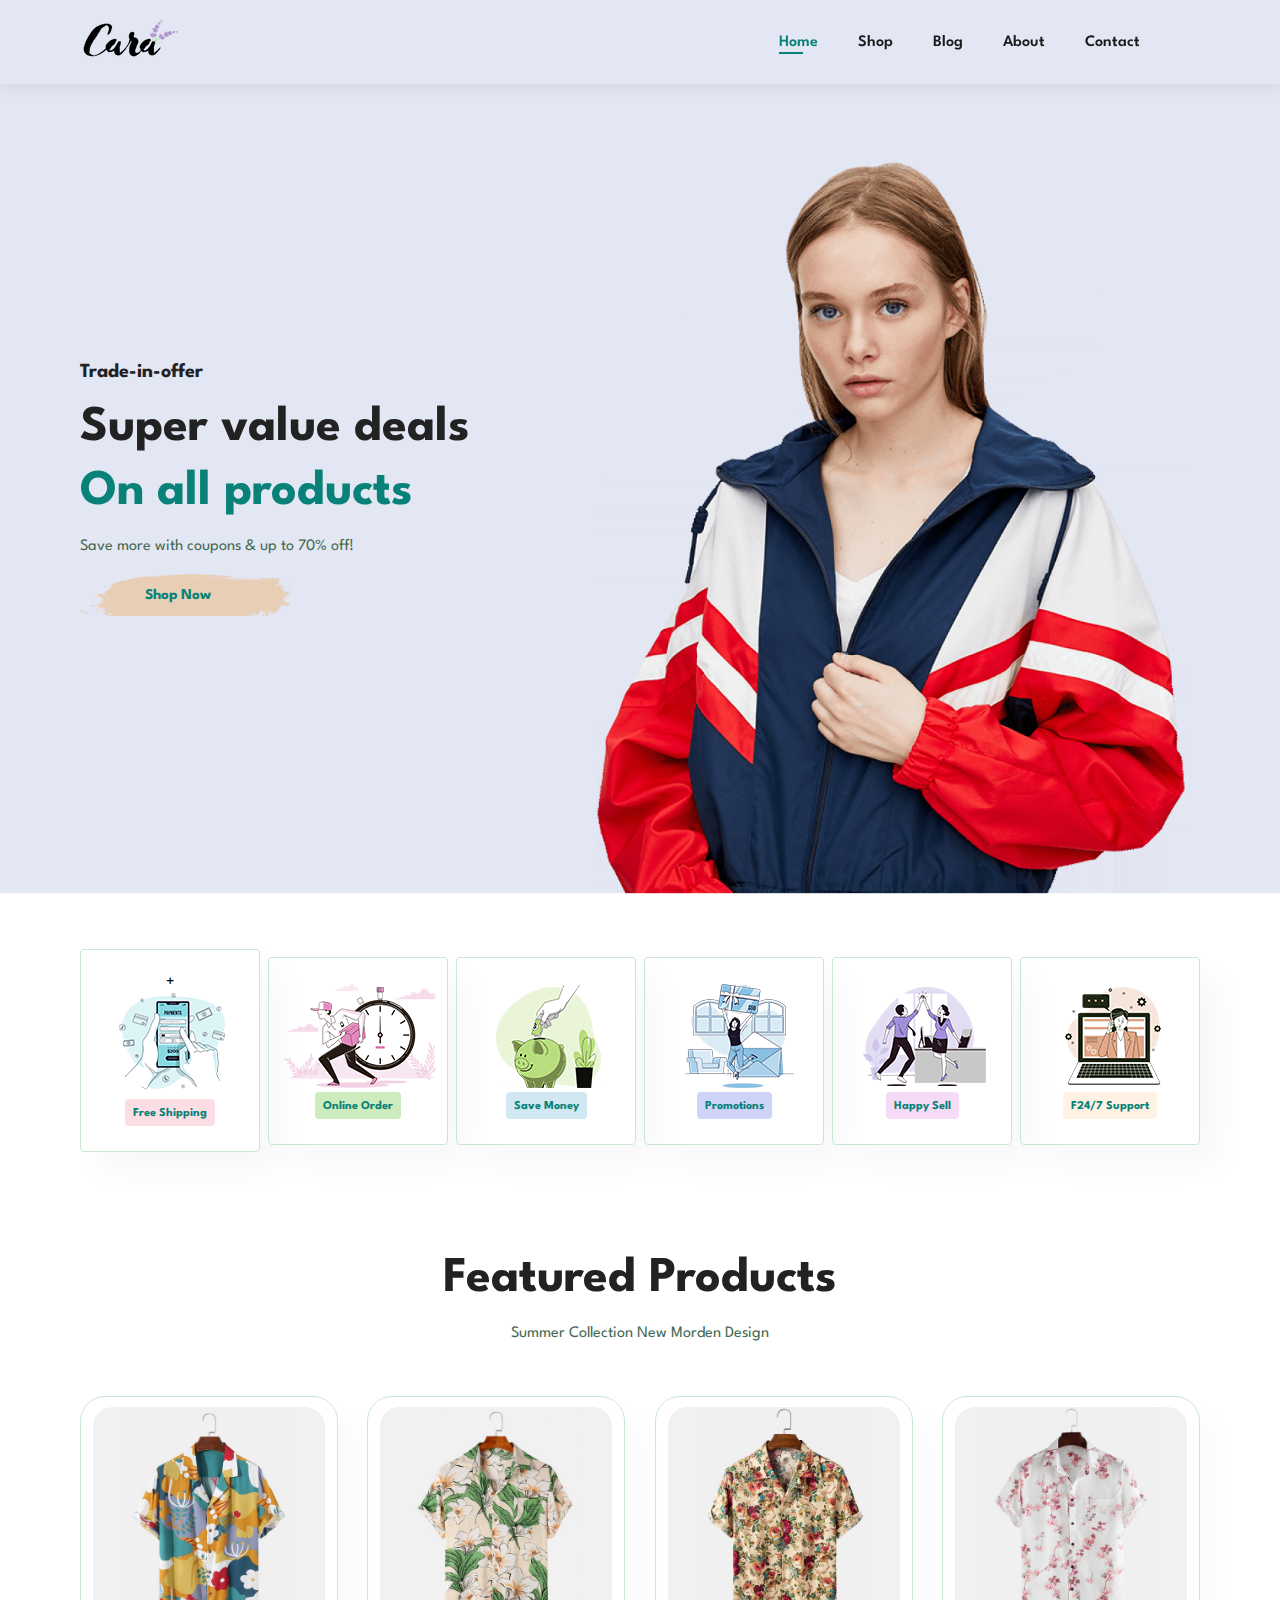
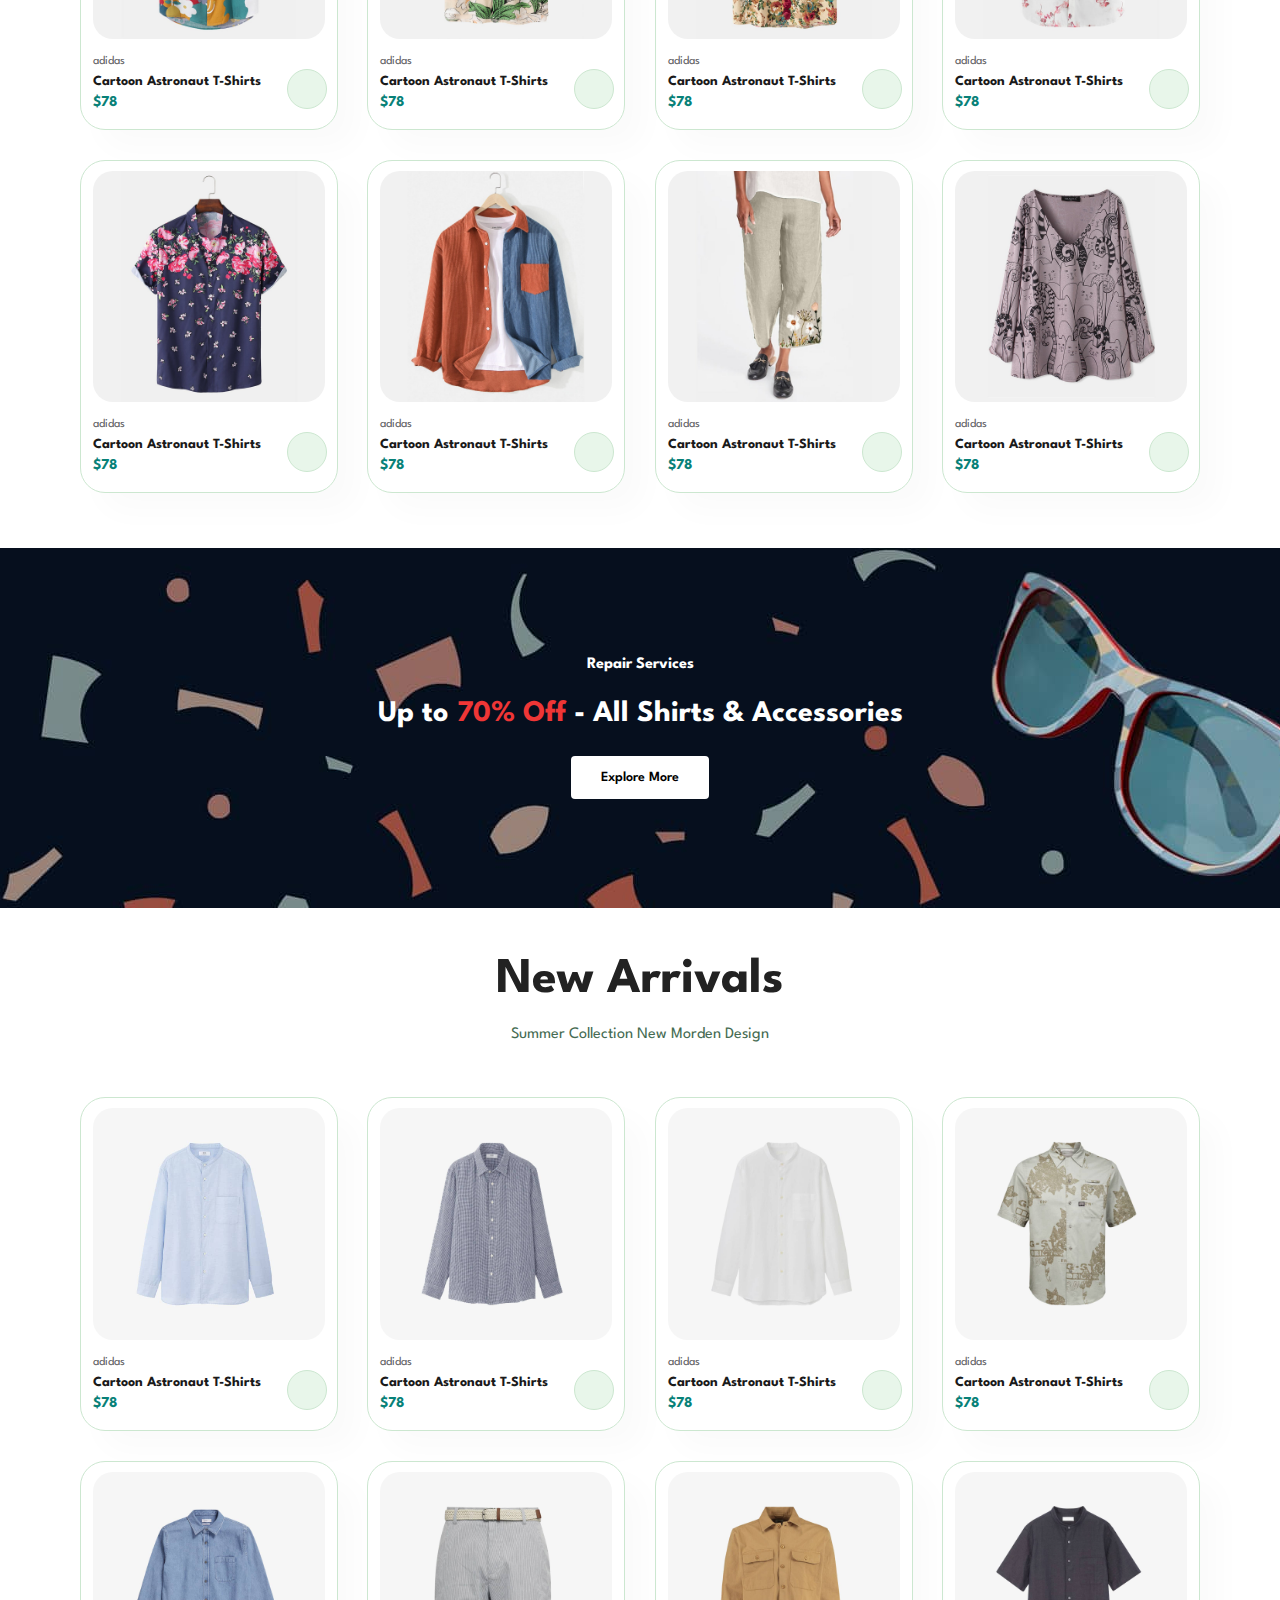
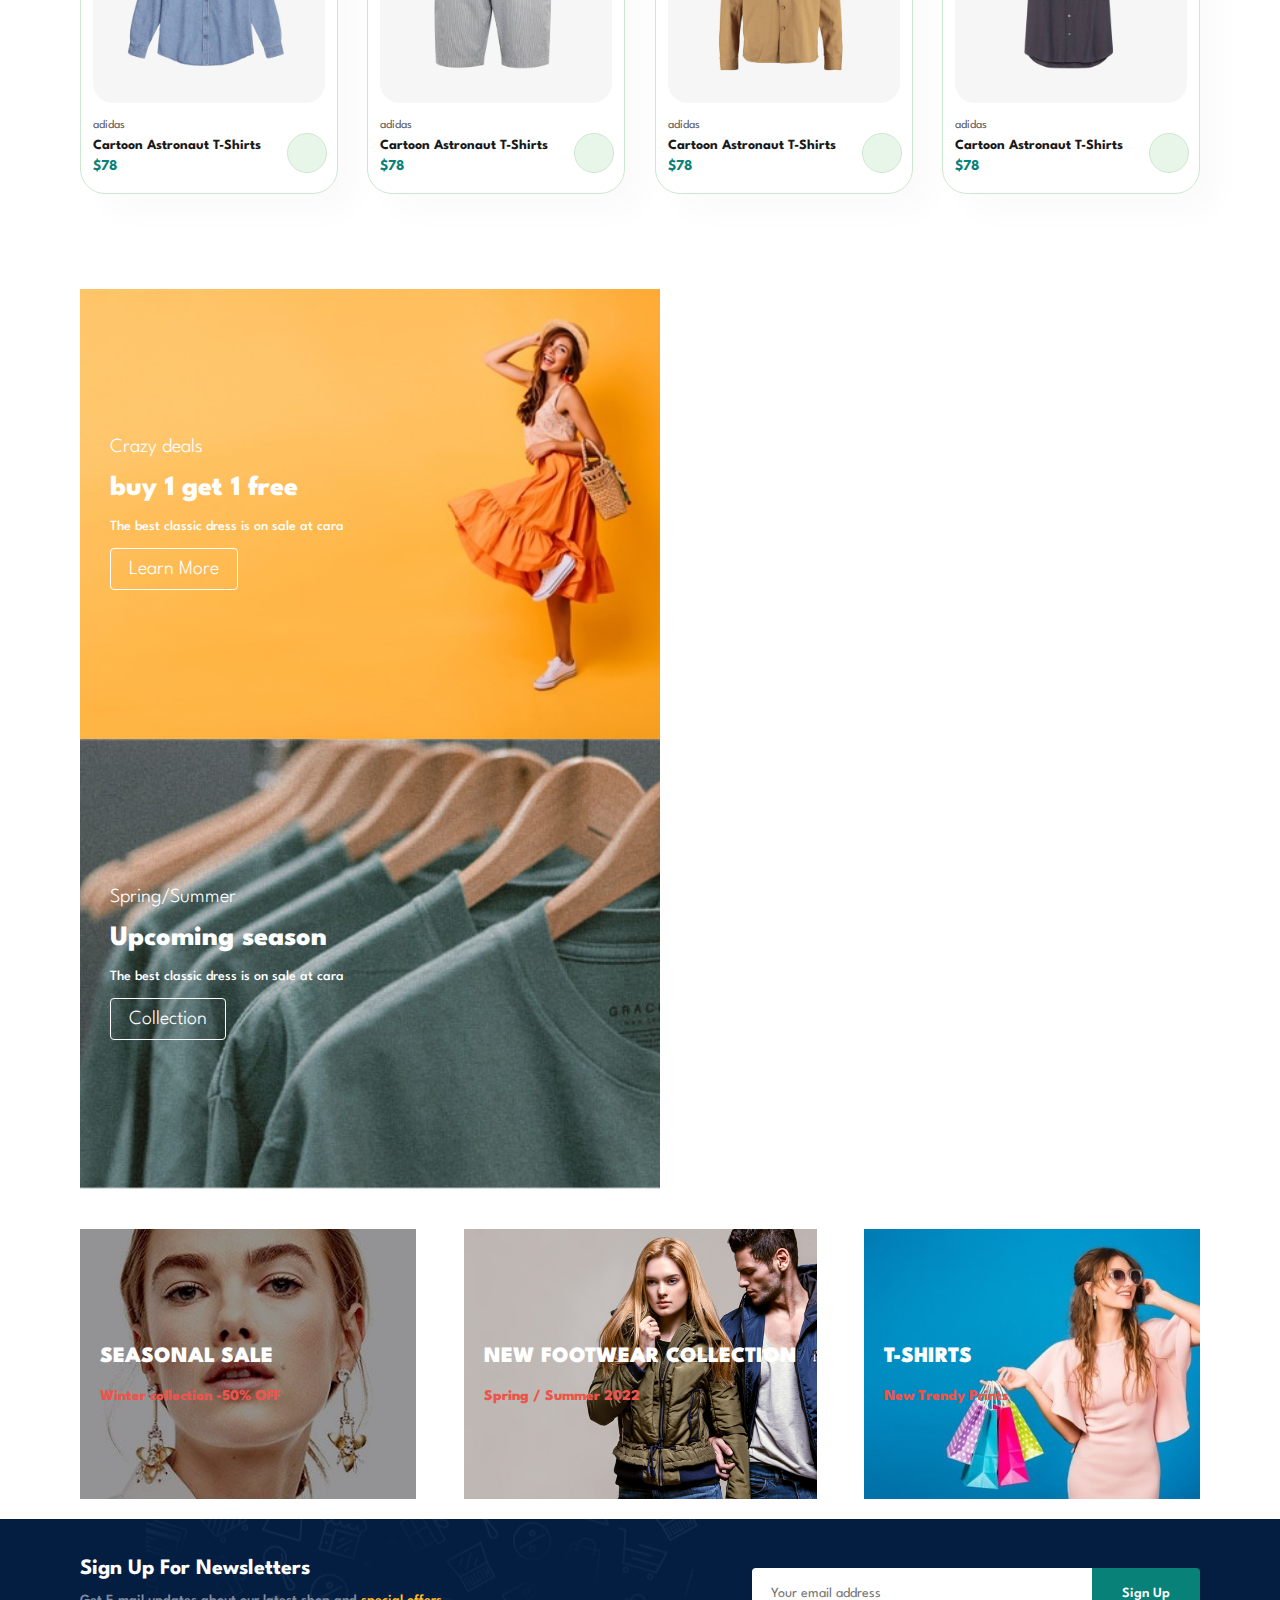
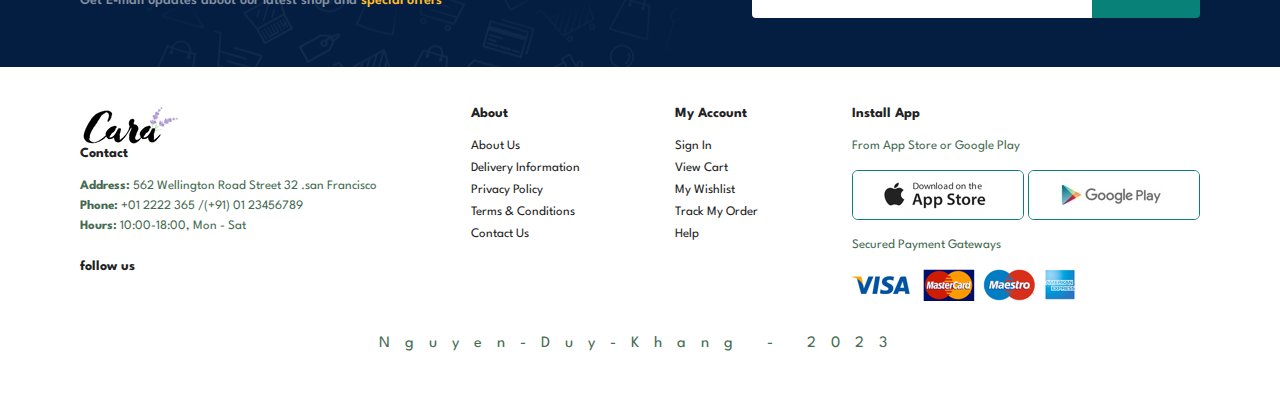
<file: index.html>
<!DOCTYPE html>
<html lang="en">
<head>
    <meta charset="UTF-8">
    <meta http-equiv="X-UA-Compatible" content="IE=edge">
    <meta name="viewport" content="width=device-width, initial-scale=1.0">
    <title>Document</title>
    <link rel="stylesheet" href="style.css">
    <link rel="stylesheet" href="https://cdnjs.cloudflare.com/ajax/libs/font-awesome/6.4.0/css/all.min.css" integrity="sha512-iecdLmaskl7CVkqkXNQ/ZH/XLlvWZOJyj7Yy7tcenmpD1ypASozpmT/E0iPtmFIB46ZmdtAc9eNBvH0H/ZpiBw==" crossorigin="anonymous" referrerpolicy="no-referrer" />
</head>
<body>
    <!-- header Menu -->
    <section id="header">
        <a href="#"><img src="img/logo.png" class="logo" alt=""></a>

        <div>
            <ul id="navbar">
                <li><a class="active" href="index.html">Home</a></li>
                <li><a href="shop.html">Shop</a></li>
                <li><a href="blog.html">Blog</a></li>
                <li><a href="about.html">About</a></li>
                <li><a href="contact.html">Contact</a></li>
                <li id="lg-bag"><a href="cart.html"><i class="fa-solid fa-bag-shopping"></i></a></li>
                <a href="#" id="close"><i class="fa-solid fa-xmark"></i></a>
            </ul>
        </div>
        <div id="mobile">
            <a href="cart.html"><i class="fa-solid fa-bag-shopping"></i></a>
            <i class="fa-solid fa-bars" id="bar"></i>
        </div>
    </section>
    <!-- Header Banner -->
    <section id="hero">
        <h4>Trade-in-offer</h4>
        <h2>Super value deals</h2>
        <h1>On all products</h1>
        <p>Save more with coupons & up to 70% off!</p>
        <button>Shop Now</button>
    </section>

    <!--  -->
    <section id="feature" class="section-p1">
        <div class="fe-box">+
            <img src="img/features/f1.png" alt="">
            <h6>Free Shipping</h6>
        </div>

        <div class="fe-box">
            <img src="img/features/f2.png" alt="">
            <h6>Online Order</h6>
        </div>

        <div class="fe-box">
            <img src="img/features/f3.png" alt="">
            <h6>Save Money</h6>
        </div>

        <div class="fe-box">
            <img src="img/features/f4.png" alt="">
            <h6>Promotions</h6>
        </div>

        <div class="fe-box">
            <img src="img/features/f5.png" alt="">
            <h6>Happy Sell</h6>
        </div>

        <div class="fe-box">
            <img src="img/features/f6.png" alt="">
            <h6>F24/7 Support</h6>  
        </div>

    </section>

    <!--  -->

    <section id="product1" class="section-p1" >
        <h2>Featured Products</h2>
        <p>Summer Collection New Morden Design</p>
        <div class="pro-container">
            <div class="pro">
                <img src="img/products/f1.jpg" alt="">
                <div class="des">
                    <span>adidas</span>
                    <h5>Cartoon Astronaut T-Shirts</h5>
                    <div class="star">
                        <i class="fas fa-star"></i>
                        <i class="fas fa-star"></i>
                        <i class="fas fa-star"></i>
                        <i class="fas fa-star"></i>
                        <i class="fas fa-star"></i>
                    </div>
                    <h4>$78</h4>
                </div>
                <a href="#"><i class="fa-solid fa-cart-shopping cart"></i></a>
            </div>

            <div class="pro">
                <img src="img/products/f2.jpg" alt="">
                <div class="des">
                    <span>adidas</span>
                    <h5>Cartoon Astronaut T-Shirts</h5>
                    <div class="star">
                        <i class="fas fa-star"></i>
                        <i class="fas fa-star"></i>
                        <i class="fas fa-star"></i>
                        <i class="fas fa-star"></i>
                        <i class="fas fa-star"></i>
                    </div>
                    <h4>$78</h4>
                </div>
                <a href="#"><i class="fa-solid fa-cart-shopping cart"></i></a>
            </div>

            <div class="pro">
                <img src="img/products/f3.jpg" alt="">
                <div class="des">
                    <span>adidas</span>
                    <h5>Cartoon Astronaut T-Shirts</h5>
                    <div class="star">
                        <i class="fas fa-star"></i>
                        <i class="fas fa-star"></i>
                        <i class="fas fa-star"></i>
                        <i class="fas fa-star"></i>
                        <i class="fas fa-star"></i>
                    </div>
                    <h4>$78</h4>
                </div>
                <a href="#"><i class="fa-solid fa-cart-shopping cart"></i></a>
            </div>

            <div class="pro">
                <img src="img/products/f4.jpg" alt="">
                <div class="des">
                    <span>adidas</span>
                    <h5>Cartoon Astronaut T-Shirts</h5>
                    <div class="star">
                        <i class="fas fa-star"></i>
                        <i class="fas fa-star"></i>
                        <i class="fas fa-star"></i>
                        <i class="fas fa-star"></i>
                        <i class="fas fa-star"></i>
                    </div>
                    <h4>$78</h4>
                </div>
                <a href="#"><i class="fa-solid fa-cart-shopping cart"></i></a>
            </div>

            <div class="pro">
                <img src="img/products/f5.jpg" alt="">
                <div class="des">
                    <span>adidas</span>
                    <h5>Cartoon Astronaut T-Shirts</h5>
                    <div class="star">
                        <i class="fas fa-star"></i>
                        <i class="fas fa-star"></i>
                        <i class="fas fa-star"></i>
                        <i class="fas fa-star"></i>
                        <i class="fas fa-star"></i>
                    </div>
                    <h4>$78</h4>
                </div>
                <a href="#"><i class="fa-solid fa-cart-shopping cart"></i></a>
            </div>

            <div class="pro">
                <img src="img/products/f6.jpg" alt="">
                <div class="des">
                    <span>adidas</span>
                    <h5>Cartoon Astronaut T-Shirts</h5>
                    <div class="star">
                        <i class="fas fa-star"></i>
                        <i class="fas fa-star"></i>
                        <i class="fas fa-star"></i>
                        <i class="fas fa-star"></i>
                        <i class="fas fa-star"></i>
                    </div>
                    <h4>$78</h4>
                </div>
                <a href="#"><i class="fa-solid fa-cart-shopping cart"></i></a>
            </div>

            <div class="pro">
                <img src="img/products/f7.jpg" alt="">
                <div class="des">
                    <span>adidas</span>
                    <h5>Cartoon Astronaut T-Shirts</h5>
                    <div class="star">
                        <i class="fas fa-star"></i>
                        <i class="fas fa-star"></i>
                        <i class="fas fa-star"></i>
                        <i class="fas fa-star"></i>
                        <i class="fas fa-star"></i>
                    </div>
                    <h4>$78</h4>
                </div>
                <a href="#"><i class="fa-solid fa-cart-shopping cart"></i></a>
            </div>

            <div class="pro">
                <img src="img/products/f8.jpg" alt="">
                <div class="des">
                    <span>adidas</span>
                    <h5>Cartoon Astronaut T-Shirts</h5>
                    <div class="star">
                        <i class="fas fa-star"></i>
                        <i class="fas fa-star"></i>
                        <i class="fas fa-star"></i>
                        <i class="fas fa-star"></i>
                        <i class="fas fa-star"></i>
                    </div>
                    <h4>$78</h4>
                </div>
                <a href="#"><i class="fa-solid fa-cart-shopping cart"></i></a>
            </div>
        </div>
    </section>

    <!--  -->
    <section id="banner" class=".section-m1">
        <h4>Repair Services</h4>
        <h2>Up to <span>70% Off</span> - All Shirts & Accessories</h2>
        <button class="normal">Explore More</button>
    </section>
    <!--  -->

    <section id="product1" class="section-p1" >
        <h2>New Arrivals</h2>
        <p>Summer Collection New Morden Design</p>
        <div class="pro-container">
            <div class="pro">
                <img src="img/products/n1.jpg" alt="">
                <div class="des">
                    <span>adidas</span>
                    <h5>Cartoon Astronaut T-Shirts</h5>
                    <div class="star">
                        <i class="fas fa-star"></i>
                        <i class="fas fa-star"></i>
                        <i class="fas fa-star"></i>
                        <i class="fas fa-star"></i>
                        <i class="fas fa-star"></i>
                    </div>
                    <h4>$78</h4>
                </div>
                <a href="#"><i class="fa-solid fa-cart-shopping cart"></i></a>
            </div>

            <div class="pro">
                <img src="img/products/n2.jpg" alt="">
                <div class="des">
                    <span>adidas</span>
                    <h5>Cartoon Astronaut T-Shirts</h5>
                    <div class="star">
                        <i class="fas fa-star"></i>
                        <i class="fas fa-star"></i>
                        <i class="fas fa-star"></i>
                        <i class="fas fa-star"></i>
                        <i class="fas fa-star"></i>
                    </div>
                    <h4>$78</h4>
                </div>
                <a href="#"><i class="fa-solid fa-cart-shopping cart"></i></a>
            </div>

            <div class="pro">
                <img src="img/products/n3.jpg" alt="">
                <div class="des">
                    <span>adidas</span>
                    <h5>Cartoon Astronaut T-Shirts</h5>
                    <div class="star">
                        <i class="fas fa-star"></i>
                        <i class="fas fa-star"></i>
                        <i class="fas fa-star"></i>
                        <i class="fas fa-star"></i>
                        <i class="fas fa-star"></i>
                    </div>
                    <h4>$78</h4>
                </div>
                <a href="#"><i class="fa-solid fa-cart-shopping cart"></i></a>
            </div>

            <div class="pro">
                <img src="img/products/n4.jpg" alt="">
                <div class="des">
                    <span>adidas</span>
                    <h5>Cartoon Astronaut T-Shirts</h5>
                    <div class="star">
                        <i class="fas fa-star"></i>
                        <i class="fas fa-star"></i>
                        <i class="fas fa-star"></i>
                        <i class="fas fa-star"></i>
                        <i class="fas fa-star"></i>
                    </div>
                    <h4>$78</h4>
                </div>
                <a href="#"><i class="fa-solid fa-cart-shopping cart"></i></a>
            </div>

            <div class="pro">
                <img src="img/products/n5.jpg" alt="">
                <div class="des">
                    <span>adidas</span>
                    <h5>Cartoon Astronaut T-Shirts</h5>
                    <div class="star">
                        <i class="fas fa-star"></i>
                        <i class="fas fa-star"></i>
                        <i class="fas fa-star"></i>
                        <i class="fas fa-star"></i>
                        <i class="fas fa-star"></i>
                    </div>
                    <h4>$78</h4>
                </div>
                <a href="#"><i class="fa-solid fa-cart-shopping cart"></i></a>
            </div>

            <div class="pro">
                <img src="img/products/n6.jpg" alt="">
                <div class="des">
                    <span>adidas</span>
                    <h5>Cartoon Astronaut T-Shirts</h5>
                    <div class="star">
                        <i class="fas fa-star"></i>
                        <i class="fas fa-star"></i>
                        <i class="fas fa-star"></i>
                        <i class="fas fa-star"></i>
                        <i class="fas fa-star"></i>
                    </div>
                    <h4>$78</h4>
                </div>
                <a href="#"><i class="fa-solid fa-cart-shopping cart"></i></a>
            </div>

            <div class="pro">
                <img src="img/products/n7.jpg" alt="">
                <div class="des">
                    <span>adidas</span>
                    <h5>Cartoon Astronaut T-Shirts</h5>
                    <div class="star">
                        <i class="fas fa-star"></i>
                        <i class="fas fa-star"></i>
                        <i class="fas fa-star"></i>
                        <i class="fas fa-star"></i>
                        <i class="fas fa-star"></i>
                    </div>
                    <h4>$78</h4>
                </div>
                <a href="#"><i class="fa-solid fa-cart-shopping cart"></i></a>
            </div>

            <div class="pro">
                <img src="img/products/n8.jpg" alt="">
                <div class="des">
                    <span>adidas</span>
                    <h5>Cartoon Astronaut T-Shirts</h5>
                    <div class="star">
                        <i class="fas fa-star"></i>
                        <i class="fas fa-star"></i>
                        <i class="fas fa-star"></i>
                        <i class="fas fa-star"></i>
                        <i class="fas fa-star"></i>
                    </div>
                    <h4>$78</h4>
                </div>
                <a href="#"><i class="fa-solid fa-cart-shopping cart"></i></a>
            </div>
        </div>
    </section>

    <section id="sm-banner" class="section-p1">
        <div class="banner-box">
            <h4>Crazy deals</h4>
            <h2>buy 1 get 1 free</h2>
            <span>The best classic dress is on sale at cara</span>
            <button class="white">Learn More</button>
        </div>

        <div class="banner-box banner-box2">
            <h4>Spring/Summer</h4>
            <h2>Upcoming season</h2>
            <span>The best classic dress is on sale at cara</span>
            <button class="white">Collection</button>
        </div>
    </section>

    <section id="banner3" >
        <div class="banner-box">
            <h2>SEASONAL SALE</h2>
            <h3>Winter collection -50% OFF</h3>
            
        </div>

        <div class="banner-box banner-box2">
            <h2>NEW FOOTWEAR COLLECTION</h2>
            <h3>Spring / Summer 2022</h3>
            
        </div>

        <div class="banner-box banner-box3">
            <h2>T-SHIRTS</h2>
            <h3>New Trendy Prints</h3>
            
        </div>
    </section>

    <section id="newsletter" class="section-p1">
        <div class="newstext">
            <h4>Sign Up For Newsletters</h4>
            <p>Get E-mail updates about our latest shop and <span>special offers</span> </p>
        </div>
        <div class="form">
            <input type="text" placeholder="Your email address">
            <button class="normal">Sign Up</button>
        </div>
    </section>

    <!-- Footer -->
    <footer class="section-p1">
        <div class="col">
            <img src="img/logo.png" alt="">
            <h4>Contact</h4>
            <p><strong>Address:</strong> 562 Wellington Road Street 32 .san Francisco</p>
            <p><strong>Phone:</strong> +01 2222 365 /(+91) 01 23456789</p>
            <p><strong>Hours:</strong> 10:00-18:00, Mon - Sat</p>
            <div class="follow">
                <h4>follow us</h4>
                <div class="icon">
                    <i class="fa-brands fa-facebook"></i>
                    <i class="fa-brands fa-twitter"></i>
                    <i class="fa-brands fa-instagram"></i>
                    <i class="fa-brands fa-pinterest-p"></i>
                    <i class="fa-brands fa-youtube"></i>
                </div>
            </div>
        </div>

        <div class="col">
            <h4>About</h4>
            <a href="#">About Us</a>
            <a href="#">Delivery Information</a>
            <a href="#">Privacy Policy</a>
            <a href="#">Terms & Conditions</a>
            <a href="#">Contact Us</a>
        </div>

        <div class="col">
            <h4>My Account</h4>
            <a href="#">Sign In</a>
            <a href="#">View Cart</a>
            <a href="#">My Wishlist</a>
            <a href="#">Track My Order</a>
            <a href="#">Help</a>
        </div>

        <div class="col install">
            <h4>Install App</h4>
            <p>From App  Store or Google Play</p>
            <div class="row">
                <img src="img/pay/app.jpg" alt="">
                <img src="img/pay/play.jpg" alt="">
            </div>
            <p>Secured Payment Gateways</p>
            <img src="img/pay/pay.png" alt="">
        </div>
        
        <div class="copyright">
            <p>Nguyen-Duy-Khang - 2023 </p>
        </div>

    </footer>


    <script src="script.js"></script>
</body>
</html>
</file>
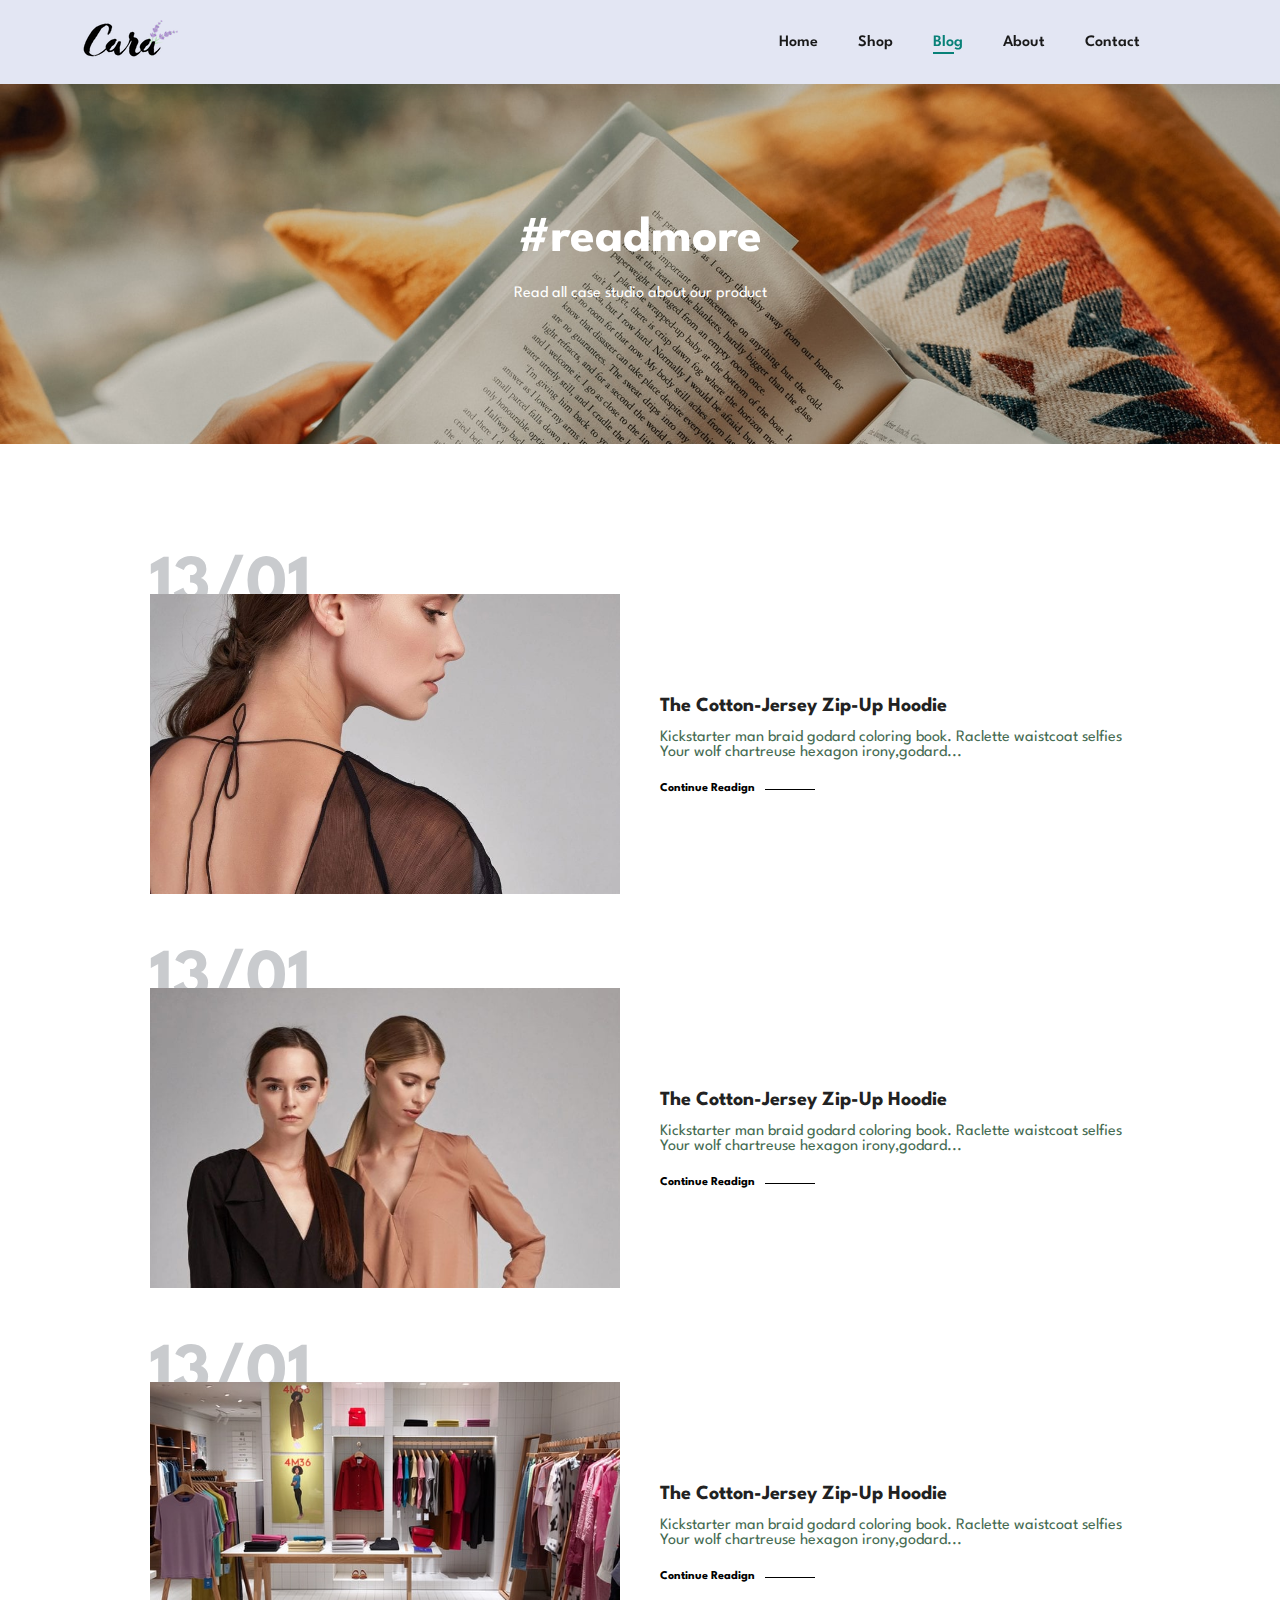
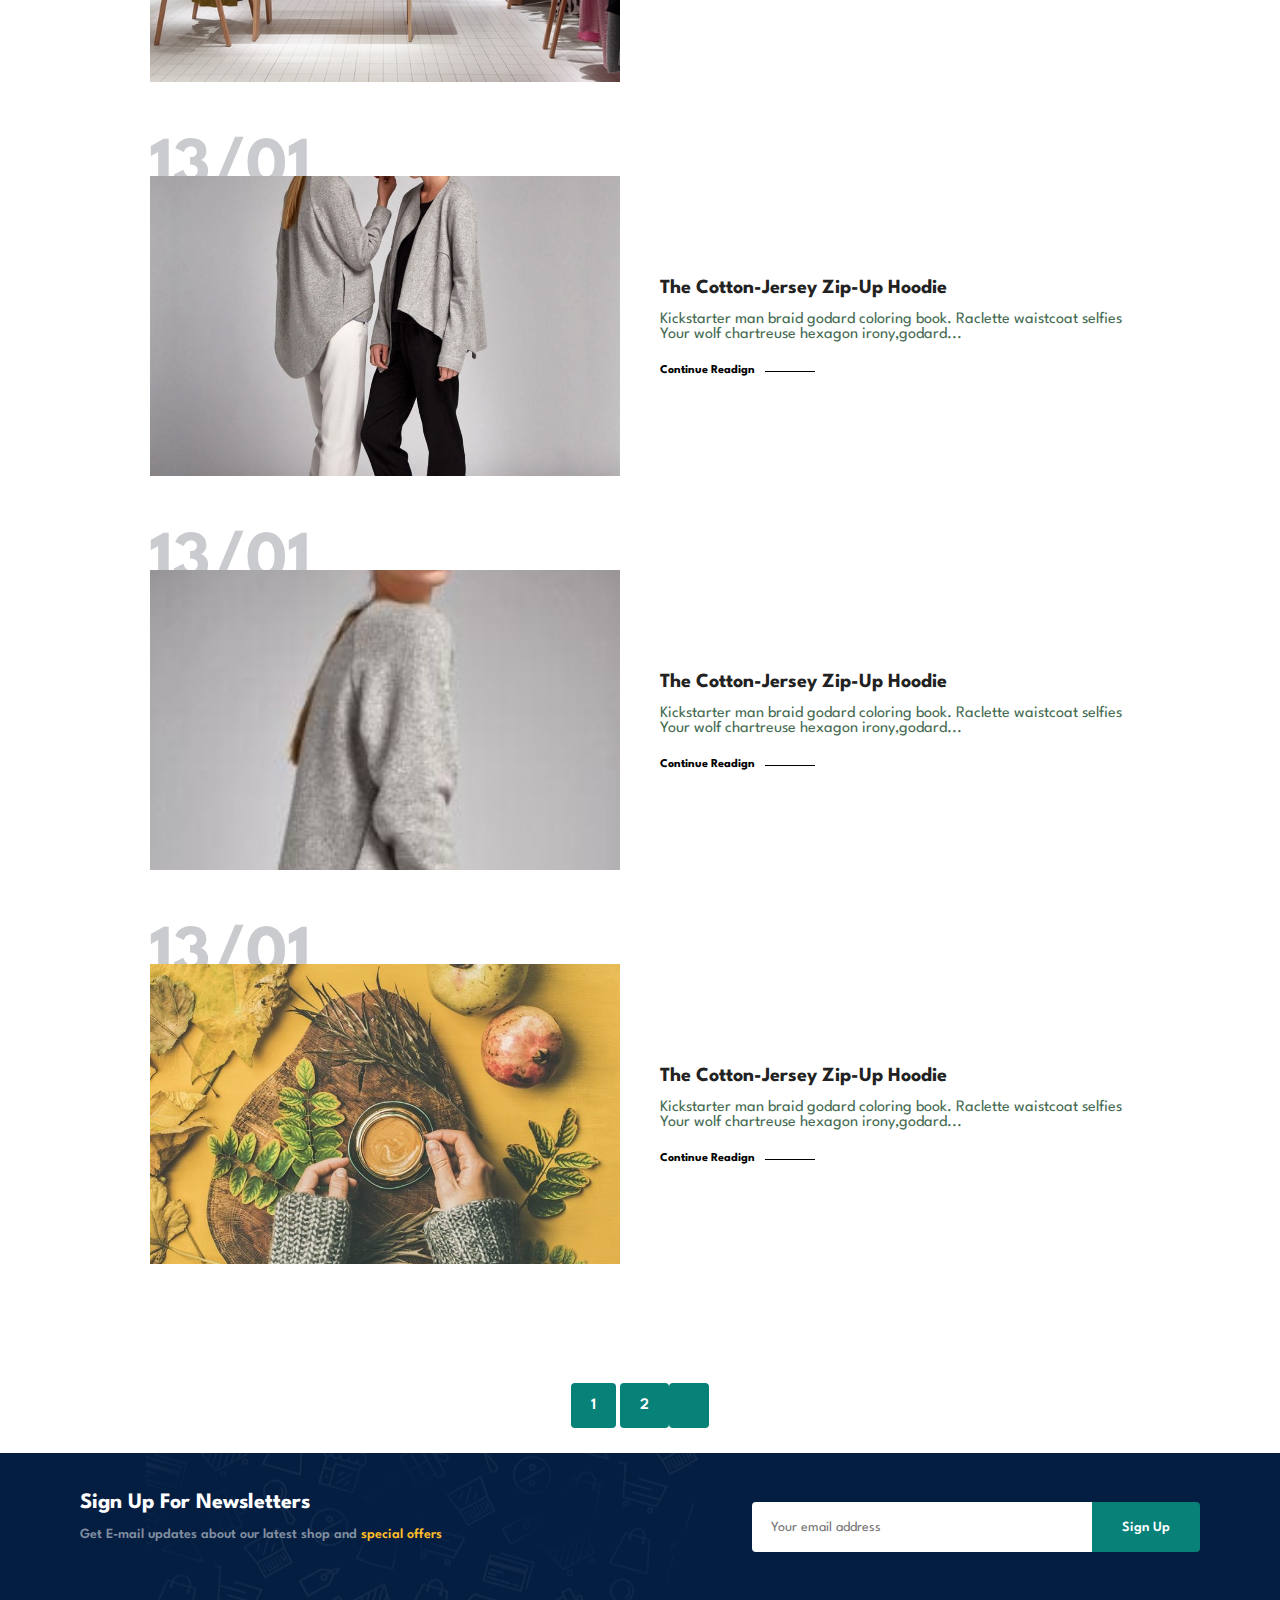
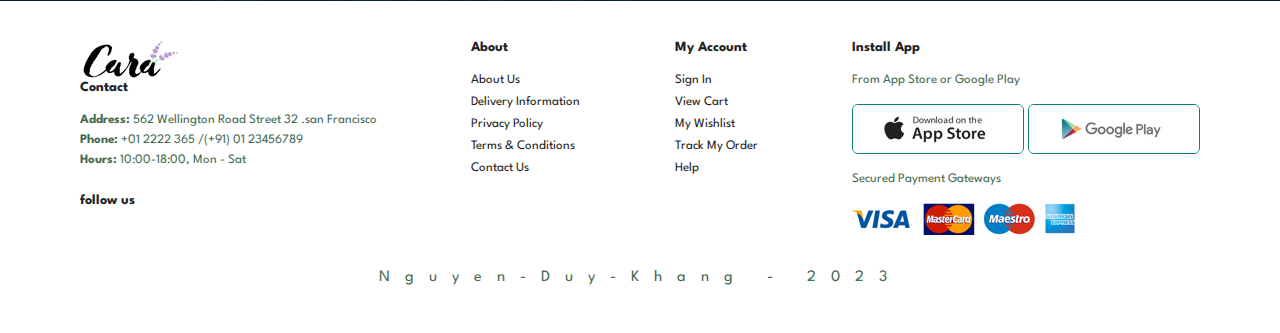
<file: blog.html>
<!DOCTYPE html>
<html lang="en">
<head>
    <meta charset="UTF-8">
    <meta http-equiv="X-UA-Compatible" content="IE=edge">
    <meta name="viewport" content="width=device-width, initial-scale=1.0">
    <title>Document</title>
    <link rel="stylesheet" href="style.css">
    <link rel="stylesheet" href="https://cdnjs.cloudflare.com/ajax/libs/font-awesome/6.4.0/css/all.min.css" integrity="sha512-iecdLmaskl7CVkqkXNQ/ZH/XLlvWZOJyj7Yy7tcenmpD1ypASozpmT/E0iPtmFIB46ZmdtAc9eNBvH0H/ZpiBw==" crossorigin="anonymous" referrerpolicy="no-referrer" />
</head>
<body>
    <!-- header Menu -->
    <section id="header">
        <a href="#"><img src="img/logo.png" class="logo" alt=""></a>

        <div>
            <ul id="navbar">
                <li><a  href="index.html">Home</a></li>
                <li><a href="shop.html">Shop</a></li>
                <li><a class="active" href="blog.html">Blog</a></li>
                <li><a href="about.html">About</a></li>
                <li><a href="contact.html">Contact</a></li>
                <li id="lg-bag"><a href="cart.html"><i class="fa-solid fa-bag-shopping"></i></a></li>
                <a href="#" id="close"><i class="fa-solid fa-xmark"></i></a>
            </ul>
        </div>
        <div id="mobile">
            <a href="cart.html"><i class="fa-solid fa-bag-shopping"></i></a>
            <i class="fa-solid fa-bars" id="bar"></i>
        </div>
    </section>
    <!-- Header Banner -->
    <section id="page-header" class="blog-header">
        <h2>#readmore</h2>
        <p>Read all case studio about our product</p>
    </section>
    <!--  -->
    <section id="blog">
        <div class="blog-box">
            <div class="blog-img">
                <img src="img/blog/b1.jpg" alt="">
            </div>
            <div class="blog-details">
                <h4>The Cotton-Jersey Zip-Up Hoodie</h4>
                <p>Kickstarter man braid godard coloring book. Raclette waistcoat selfies Your
                wolf chartreuse hexagon irony,godard...</p>
                <a href="#">Continue Readign</a>
            </div>
            <h1>13/01</h1>
        </div>

        <div class="blog-box">
            <div class="blog-img">
                <img src="img/blog/b2.jpg" alt="">
            </div>
            <div class="blog-details">
                <h4>The Cotton-Jersey Zip-Up Hoodie</h4>
                <p>Kickstarter man braid godard coloring book. Raclette waistcoat selfies Your
                wolf chartreuse hexagon irony,godard...</p>
                <a href="#">Continue Readign</a>
            </div>
            <h1>13/01</h1>
        </div>

        <div class="blog-box">
            <div class="blog-img">
                <img src="img/blog/b3.jpg" alt="">
            </div>
            <div class="blog-details">
                <h4>The Cotton-Jersey Zip-Up Hoodie</h4>
                <p>Kickstarter man braid godard coloring book. Raclette waistcoat selfies Your
                wolf chartreuse hexagon irony,godard...</p>
                <a href="#">Continue Readign</a>
            </div>
            <h1>13/01</h1>
        </div>

        <div class="blog-box">
            <div class="blog-img">
                <img src="img/blog/b4.jpg" alt="">
            </div>
            <div class="blog-details">
                <h4>The Cotton-Jersey Zip-Up Hoodie</h4>
                <p>Kickstarter man braid godard coloring book. Raclette waistcoat selfies Your
                wolf chartreuse hexagon irony,godard...</p>
                <a href="#">Continue Readign</a>
            </div>
            <h1>13/01</h1>
        </div>

        <div class="blog-box">
            <div class="blog-img">
                <img src="img/blog/b5.jpg" alt="">
            </div>
            <div class="blog-details">
                <h4>The Cotton-Jersey Zip-Up Hoodie</h4>
                <p>Kickstarter man braid godard coloring book. Raclette waistcoat selfies Your
                wolf chartreuse hexagon irony,godard...</p>
                <a href="#">Continue Readign</a>
            </div>
            <h1>13/01</h1>
        </div>

        <div class="blog-box">
            <div class="blog-img">
                <img src="img/blog/b6.jpg" alt="">
            </div>
            <div class="blog-details">
                <h4>The Cotton-Jersey Zip-Up Hoodie</h4>
                <p>Kickstarter man braid godard coloring book. Raclette waistcoat selfies Your
                wolf chartreuse hexagon irony,godard...</p>
                <a href="#">Continue Readign</a>
            </div>
            <h1>13/01</h1>
        </div>
    </section>

    <section id="pagination" class="section-p1">
        <a href="#">1</a>
        <a href="#">2</a>
        <a href="#"><i class="fa-solid fa-arrow-right"></i></a>
    </section>

    <section id="newsletter" class="section-p1">
        <div class="newstext">
            <h4>Sign Up For Newsletters</h4>
            <p>Get E-mail updates about our latest shop and <span>special offers</span> </p>
        </div>
        <div class="form">
            <input type="text" placeholder="Your email address">
            <button class="normal">Sign Up</button>
        </div>
    </section>

    <!-- Footer -->
    <footer class="section-p1">
        <div class="col">
            <img src="img/logo.png" alt="">
            <h4>Contact</h4>
            <p><strong>Address:</strong> 562 Wellington Road Street 32 .san Francisco</p>
            <p><strong>Phone:</strong> +01 2222 365 /(+91) 01 23456789</p>
            <p><strong>Hours:</strong> 10:00-18:00, Mon - Sat</p>
            <div class="follow">
                <h4>follow us</h4>
                <div class="icon">
                    <i class="fa-brands fa-facebook"></i>
                    <i class="fa-brands fa-twitter"></i>
                    <i class="fa-brands fa-instagram"></i>
                    <i class="fa-brands fa-pinterest-p"></i>
                    <i class="fa-brands fa-youtube"></i>
                </div>
            </div>
        </div>

        <div class="col">
            <h4>About</h4>
            <a href="#">About Us</a>
            <a href="#">Delivery Information</a>
            <a href="#">Privacy Policy</a>
            <a href="#">Terms & Conditions</a>
            <a href="#">Contact Us</a>
        </div>

        <div class="col">
            <h4>My Account</h4>
            <a href="#">Sign In</a>
            <a href="#">View Cart</a>
            <a href="#">My Wishlist</a>
            <a href="#">Track My Order</a>
            <a href="#">Help</a>
        </div>

        <div class="col install">
            <h4>Install App</h4>
            <p>From App  Store or Google Play</p>
            <div class="row">
                <img src="img/pay/app.jpg" alt="">
                <img src="img/pay/play.jpg" alt="">
            </div>
            <p>Secured Payment Gateways</p>
            <img src="img/pay/pay.png" alt="">
        </div>
        
        <div class="copyright">
            <p>Nguyen-Duy-Khang - 2023 </p>
        </div>

    </footer>


    <script src="script.js"></script>
</body>
</html>
</file>
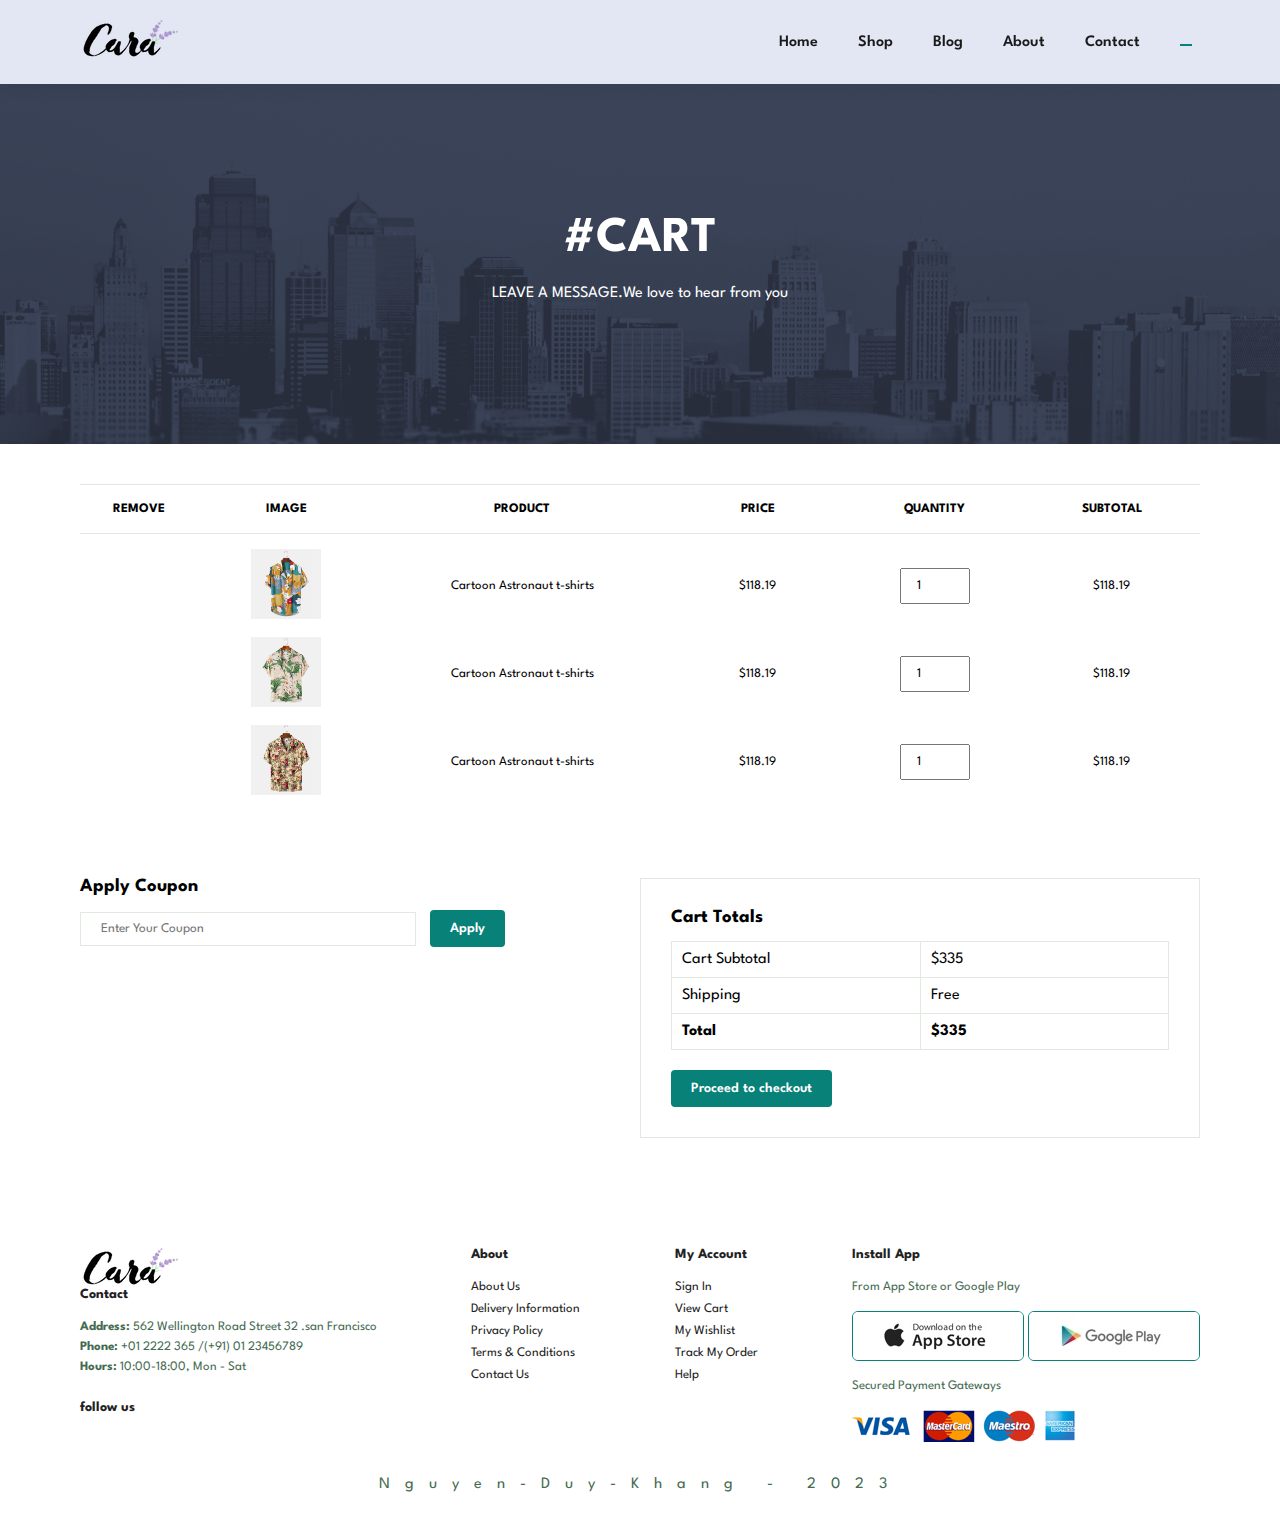
<file: cart.html>
<!DOCTYPE html>
<html lang="en">
<head>
    <meta charset="UTF-8">
    <meta http-equiv="X-UA-Compatible" content="IE=edge">
    <meta name="viewport" content="width=device-width, initial-scale=1.0">
    <title>Document</title>
    <link rel="stylesheet" href="style.css">
    <link rel="stylesheet" href="https://cdnjs.cloudflare.com/ajax/libs/font-awesome/6.4.0/css/all.min.css" integrity="sha512-iecdLmaskl7CVkqkXNQ/ZH/XLlvWZOJyj7Yy7tcenmpD1ypASozpmT/E0iPtmFIB46ZmdtAc9eNBvH0H/ZpiBw==" crossorigin="anonymous" referrerpolicy="no-referrer" />
</head>
<body>
    <!-- header Menu -->
    <section id="header">
        <a href="#"><img src="img/logo.png" class="logo" alt=""></a>

        <div>
            <ul id="navbar">
                <li><a  href="index.html">Home</a></li>
                <li><a href="shop.html">Shop</a></li>
                <li><a  href="blog.html">Blog</a></li>
                <li><a  href="about.html">About</a></li>
                <li><a   href="contact.html">Contact</a></li>
                <li id="lg-bag"><a href="cart.html" class="active"><i class="fa-solid fa-bag-shopping"></i></a></li>
                <a href="#" id="close"><i class="fa-solid fa-xmark"></i></a>
            </ul>
        </div>
        <div id="mobile">
            <a href="cart.html"><i class="fa-solid fa-bag-shopping"></i></a>
            <i class="fa-solid fa-bars" id="bar"></i>
        </div>
    </section>
    <!-- Header Banner -->
    <section id="page-header" class="about-header">
        <h2>#CART</h2>
        <p>LEAVE A MESSAGE.We love to hear from you </p>
    </section>
    <!--  -->
    <section id="cart" class="section-p1" > 
        <table width="100%">
            <thead>
                <tr>
                    <td>Remove</td>
                    <td>Image</td>
                    <td>Product</td>
                    <td>Price</td>
                    <td>Quantity</td>
                    <td>Subtotal</td>
                </tr>
            </thead>
            <tbody>
                <tr>
                    <td><i class="fa-solid fa-circle-xmark"></i></td>
                    <td><img src="img/products/f1.jpg" alt=""></td>
                    <td>Cartoon Astronaut t-shirts</td>
                    <td>$118.19</td>
                    <td><input type="number" min="1" value="1"></td>
                    <td>$118.19</td>
                </tr>

                <tr>
                    <td><i class="fa-solid fa-circle-xmark"></i></td>
                    <td><img src="img/products/f2.jpg" alt=""></td>
                    <td>Cartoon Astronaut t-shirts</td>
                    <td>$118.19</td>
                    <td><input type="number" min="1" value="1"></td>
                    <td>$118.19</td>
                </tr>

                <tr>
                    <td><i class="fa-solid fa-circle-xmark"></i></td>
                    <td><img src="img/products/f3.jpg" alt=""></td>
                    <td>Cartoon Astronaut t-shirts</td>
                    <td>$118.19</td>
                    <td><input type="number" min="1" value="1"></td>
                    <td>$118.19</td>
                </tr>
            </tbody>
        </table>
    </section>

    <section id="cart-add" class="section-p1">
        <div id="coupon">
            <h3>Apply Coupon</h3>
            <div>
                <input type="text" placeholder="Enter Your Coupon">
                <button class="normal">Apply</button>
            </div>
        </div>

        <div id="subtotal">
            <h3>Cart Totals</h3>
            <table>
                <tr>
                    <td>Cart Subtotal</td>
                    <td>$335</td>
                </tr>
                <tr>
                    <td>Shipping</td>
                    <td>Free</td>
                </tr>
                <tr>
                    <td><strong>Total</strong></td>
                    <td><strong>$335</strong></td>
                </tr>
            </table>
            <button class="normal">Proceed to checkout</button>
        </div>
    </section>
    <!-- Footer -->
    <footer class="section-p1" >
        <div class="col">
            <img src="img/logo.png" alt="">
            <h4>Contact</h4>
            <p><strong>Address:</strong> 562 Wellington Road Street 32 .san Francisco</p>
            <p><strong>Phone:</strong> +01 2222 365 /(+91) 01 23456789</p>
            <p><strong>Hours:</strong> 10:00-18:00, Mon - Sat</p>
            <div class="follow">
                <h4>follow us</h4>
                <div class="icon">
                    <i class="fa-brands fa-facebook"></i>
                    <i class="fa-brands fa-twitter"></i>
                    <i class="fa-brands fa-instagram"></i>
                    <i class="fa-brands fa-pinterest-p"></i>
                    <i class="fa-brands fa-youtube"></i>
                </div>
            </div>
        </div>

        <div class="col">
            <h4>About</h4>
            <a href="#">About Us</a>
            <a href="#">Delivery Information</a>
            <a href="#">Privacy Policy</a>
            <a href="#">Terms & Conditions</a>
            <a href="#">Contact Us</a>
        </div>

        <div class="col">
            <h4>My Account</h4>
            <a href="#">Sign In</a>
            <a href="#">View Cart</a>
            <a href="#">My Wishlist</a>
            <a href="#">Track My Order</a>
            <a href="#">Help</a>
        </div>

        <div class="col install">
            <h4>Install App</h4>
            <p>From App  Store or Google Play</p>
            <div class="row">
                <img src="img/pay/app.jpg" alt="">
                <img src="img/pay/play.jpg" alt="">
            </div>
            <p>Secured Payment Gateways</p>
            <img src="img/pay/pay.png" alt="">
        </div>
        
        <div class="copyright">
            <p>Nguyen-Duy-Khang - 2023 </p>
        </div>

    </footer>


    <script src="script.js"></script>
</body>
</html>
</file>
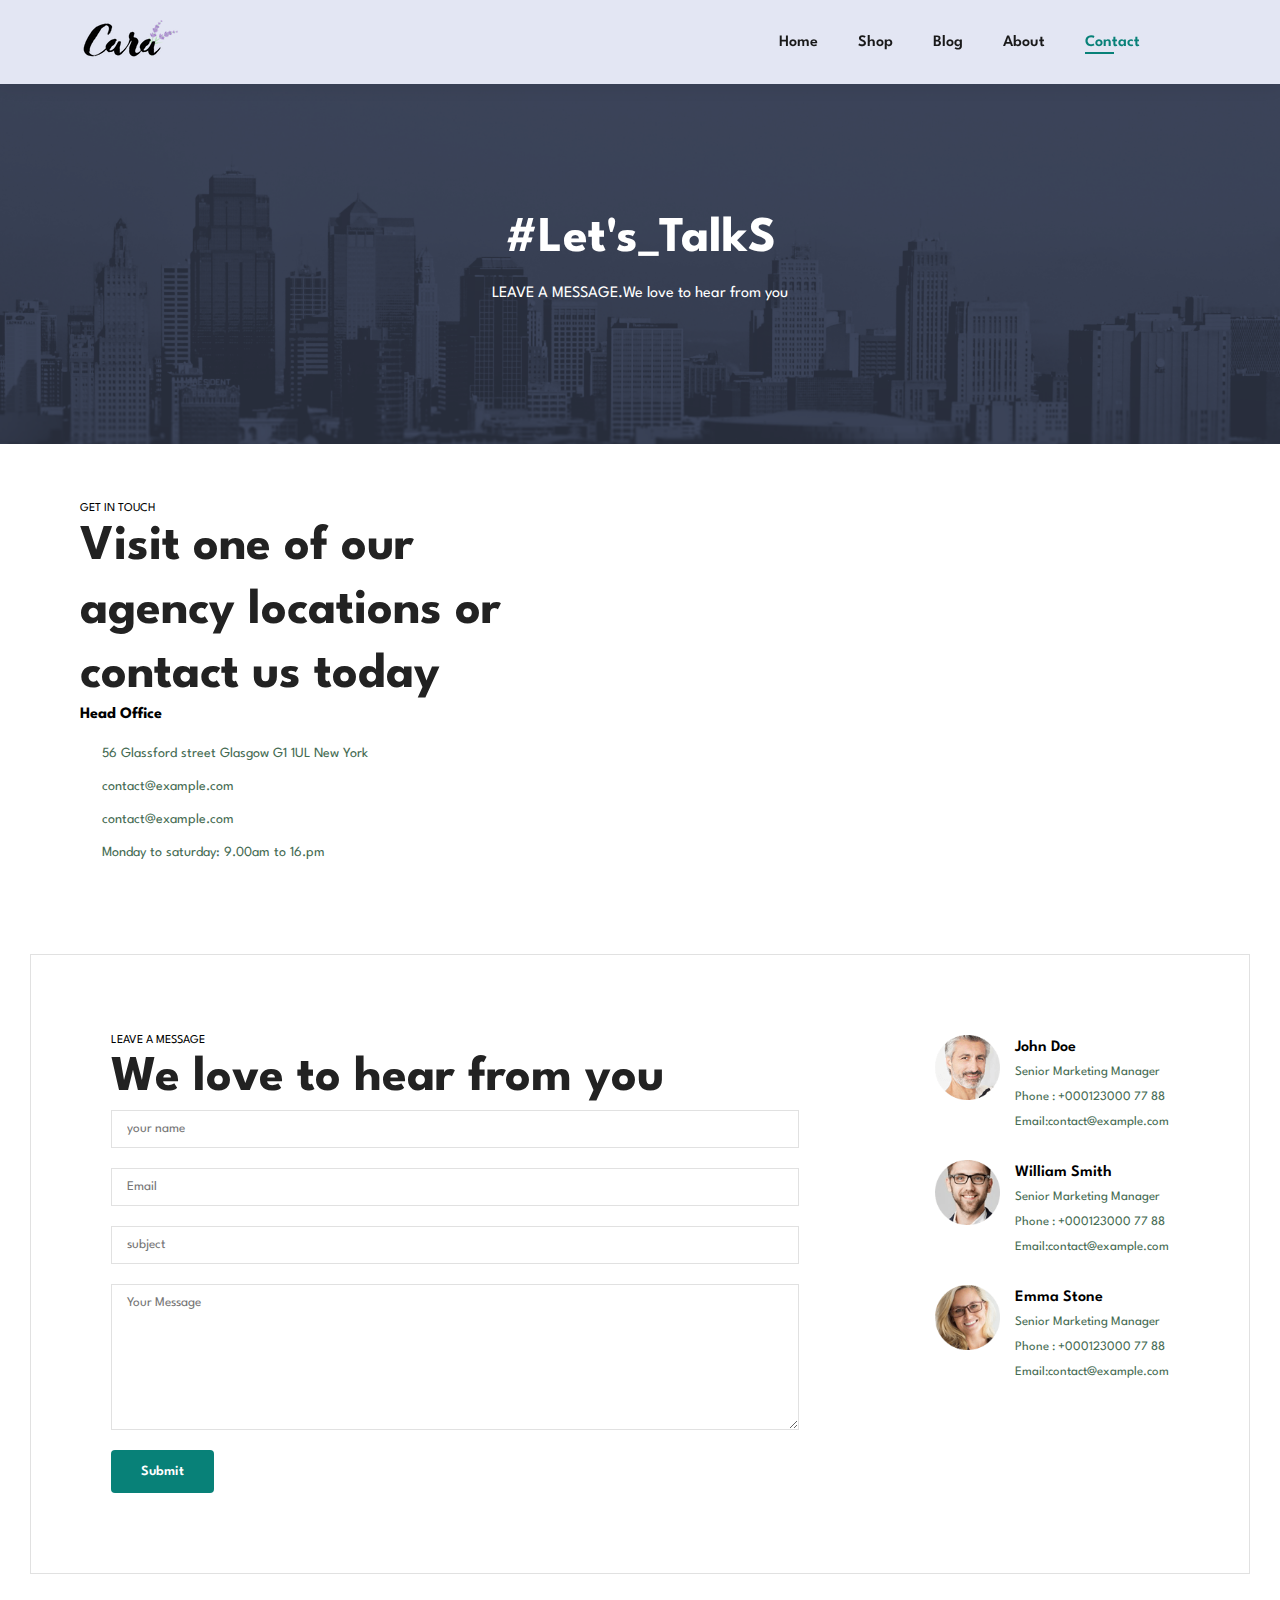
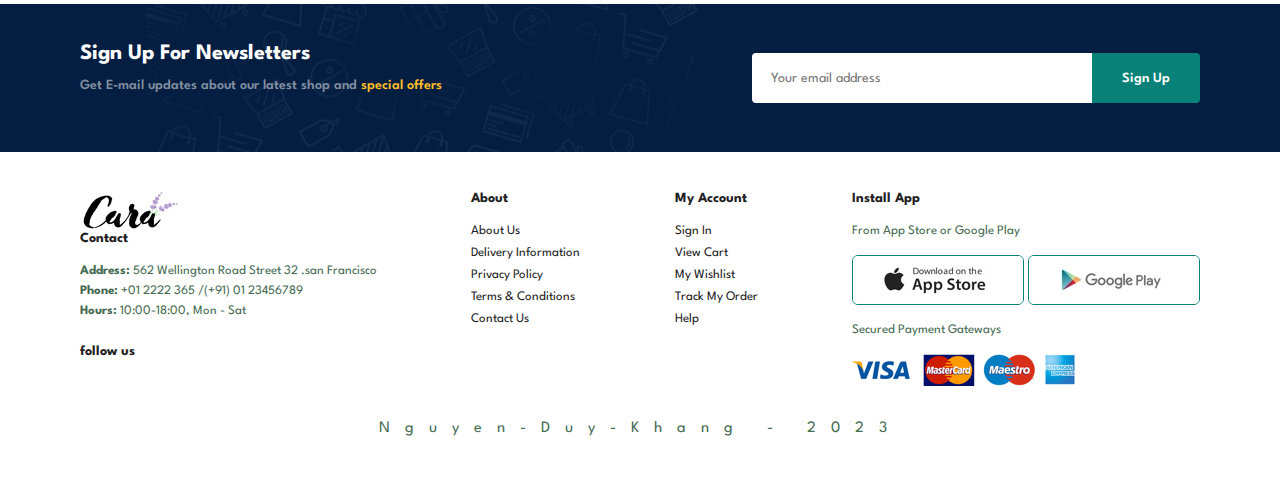
<file: contact.html>
<!DOCTYPE html>
<html lang="en">
<head>
    <meta charset="UTF-8">
    <meta http-equiv="X-UA-Compatible" content="IE=edge">
    <meta name="viewport" content="width=device-width, initial-scale=1.0">
    <title>Document</title>
    <link rel="stylesheet" href="style.css">
    <link rel="stylesheet" href="https://cdnjs.cloudflare.com/ajax/libs/font-awesome/6.4.0/css/all.min.css" integrity="sha512-iecdLmaskl7CVkqkXNQ/ZH/XLlvWZOJyj7Yy7tcenmpD1ypASozpmT/E0iPtmFIB46ZmdtAc9eNBvH0H/ZpiBw==" crossorigin="anonymous" referrerpolicy="no-referrer" />
</head>
<body>
    <!-- header Menu -->
    <section id="header">
        <a href="#"><img src="img/logo.png" class="logo" alt=""></a>

        <div>
            <ul id="navbar">
                <li><a  href="index.html">Home</a></li>
                <li><a href="shop.html">Shop</a></li>
                <li><a  href="blog.html">Blog</a></li>
                <li><a  href="about.html">About</a></li>
                <li><a  class="active" href="contact.html">Contact</a></li>
                <li id="lg-bag"><a href="cart.html"><i class="fa-solid fa-bag-shopping"></i></a></li>
                <a href="#" id="close"><i class="fa-solid fa-xmark"></i></a>
            </ul>
        </div>
        <div id="mobile">
            <a href="cart.html"><i class="fa-solid fa-bag-shopping"></i></a>
            <i class="fa-solid fa-bars" id="bar"></i>
        </div>
    </section>
    <!-- Header Banner -->
    <section id="page-header" class="about-header">
        <h2>#Let's_TalkS</h2>
        <p>LEAVE A MESSAGE.We love to hear from you </p>
    </section>
    <!--  -->
    <section id="contact-details" class="section-p1">
        <div class="details">
            <span>GET IN TOUCH</span>
            <h2>Visit one of our agency locations or contact us today</h2>
            <h3>Head Office</h3>
            <div>
                <li>
                    <i class="fa-solid fa-map"></i>
                    <p>56 Glassford street Glasgow G1 1UL New York</p>
                </li>
                <li>
                    <i class="fa-regular fa-envelope"></i>
                    <p>contact@example.com</p>
                </li>
                <li>
                    <i class="fa-brands fa-github-alt"></i>
                    <p>contact@example.com</p>
                </li>
                <li>
                    <i class="fa-solid fa-clock"></i>
                    <p>Monday to saturday: 9.00am to 16.pm</p>
                </li>
            </div>
        </div>
        <div class="map">
            <iframe src="https://www.google.com/maps/embed?pb=!1m18!1m12!1m3!1d3928.841518442039!2d105.76804037474062!3d10.029933690077025!2m3!1f0!2f0!3f0!3m2!1i1024!2i768!4f13.1!3m3!1m2!1s0x31a0895a51d60719%3A0x9d76b0035f6d53d0!2zxJDhuqFpIGjhu41jIEPhuqduIFRoxqE!5e0!3m2!1svi!2s!4v1681390925326!5m2!1svi!2s" width="600" height="450" style="border:0;" allowfullscreen="" loading="lazy" referrerpolicy="no-referrer-when-downgrade"></iframe>
            
        </div>
    </section>
    <!--  -->

    <section id="form-details">
        <form action="">
            <span>LEAVE A MESSAGE</span>
            <h2>We love to hear from you</h2>
            <input type="text" placeholder="your name">
            <input type="text" placeholder="Email">
            <input type="text" placeholder="subject">
            <textarea name="" id="" cols="30" rows="10" placeholder="Your Message"></textarea>
            <button class="normal">Submit</button>
        </form>
        <div class="people">
            <div>
                <img src="img/people/1.png" alt="">
                <p><span>John Doe</span>Senior Marketing Manager <br> Phone : +000123000 77 88 <br> Email:contact@example.com</p>
                
            </div>

            <div>
                <img src="img/people/2.png" alt="">
                <p><span>William Smith</span>Senior Marketing Manager <br> Phone : +000123000 77 88 <br> Email:contact@example.com</p>
                
            </div>

            <div>
                <img src="img/people/3.png" alt="">
                <p><span>Emma Stone</span>Senior Marketing Manager <br> Phone : +000123000 77 88 <br> Email:contact@example.com</p>
                
            </div>
        </div>
    </section>
    <section id="newsletter" class="section-p1">
        <div class="newstext">
            <h4>Sign Up For Newsletters</h4>
            <p>Get E-mail updates about our latest shop and <span>special offers</span> </p>
        </div>
        <div class="form">
            <input type="text" placeholder="Your email address">
            <button class="normal">Sign Up</button>
        </div>
    </section>
    <!-- Footer -->
    <footer class="section-p1" >
        <div class="col">
            <img src="img/logo.png" alt="">
            <h4>Contact</h4>
            <p><strong>Address:</strong> 562 Wellington Road Street 32 .san Francisco</p>
            <p><strong>Phone:</strong> +01 2222 365 /(+91) 01 23456789</p>
            <p><strong>Hours:</strong> 10:00-18:00, Mon - Sat</p>
            <div class="follow">
                <h4>follow us</h4>
                <div class="icon">
                    <i class="fa-brands fa-facebook"></i>
                    <i class="fa-brands fa-twitter"></i>
                    <i class="fa-brands fa-instagram"></i>
                    <i class="fa-brands fa-pinterest-p"></i>
                    <i class="fa-brands fa-youtube"></i>
                </div>
            </div>
        </div>

        <div class="col">
            <h4>About</h4>
            <a href="#">About Us</a>
            <a href="#">Delivery Information</a>
            <a href="#">Privacy Policy</a>
            <a href="#">Terms & Conditions</a>
            <a href="#">Contact Us</a>
        </div>

        <div class="col">
            <h4>My Account</h4>
            <a href="#">Sign In</a>
            <a href="#">View Cart</a>
            <a href="#">My Wishlist</a>
            <a href="#">Track My Order</a>
            <a href="#">Help</a>
        </div>

        <div class="col install">
            <h4>Install App</h4>
            <p>From App  Store or Google Play</p>
            <div class="row">
                <img src="img/pay/app.jpg" alt="">
                <img src="img/pay/play.jpg" alt="">
            </div>
            <p>Secured Payment Gateways</p>
            <img src="img/pay/pay.png" alt="">
        </div>
        
        <div class="copyright">
            <p>Nguyen-Duy-Khang - 2023 </p>
        </div>

    </footer>


    <script src="script.js"></script>
</body>
</html>
</file>
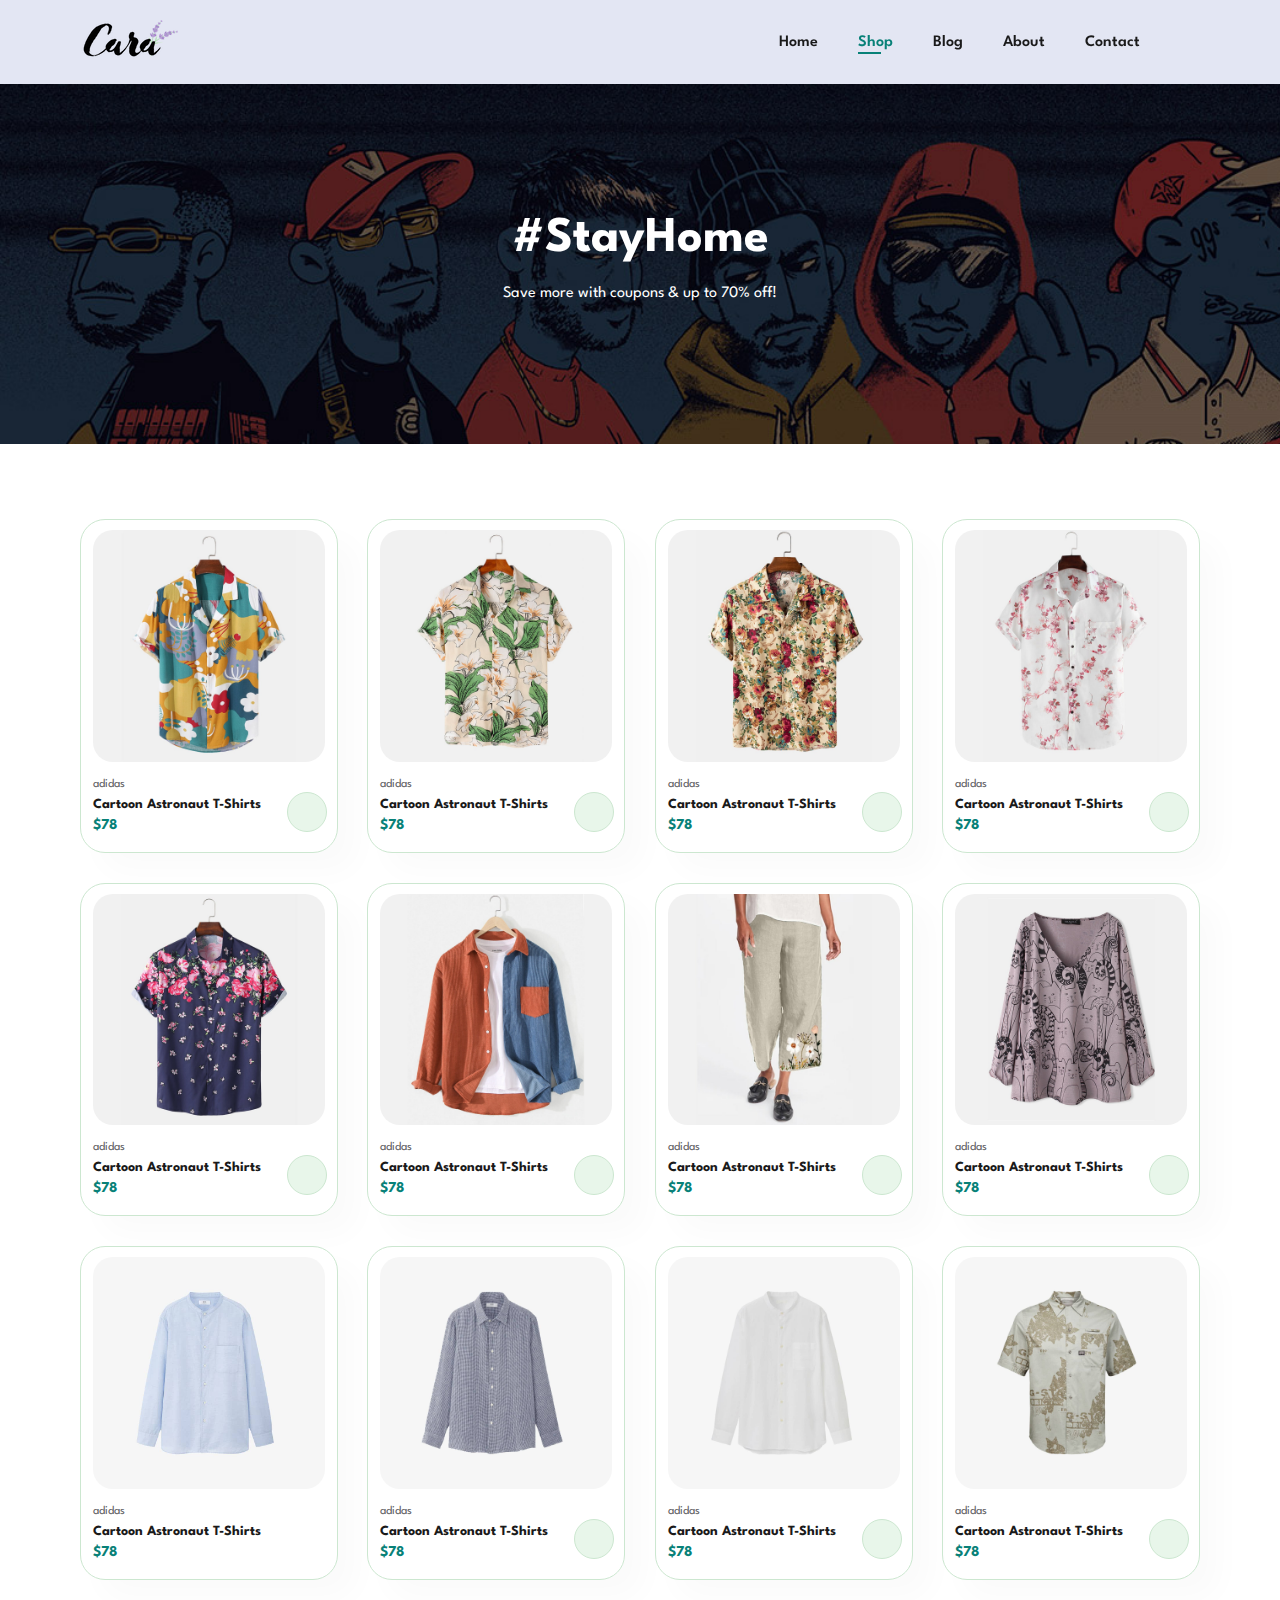
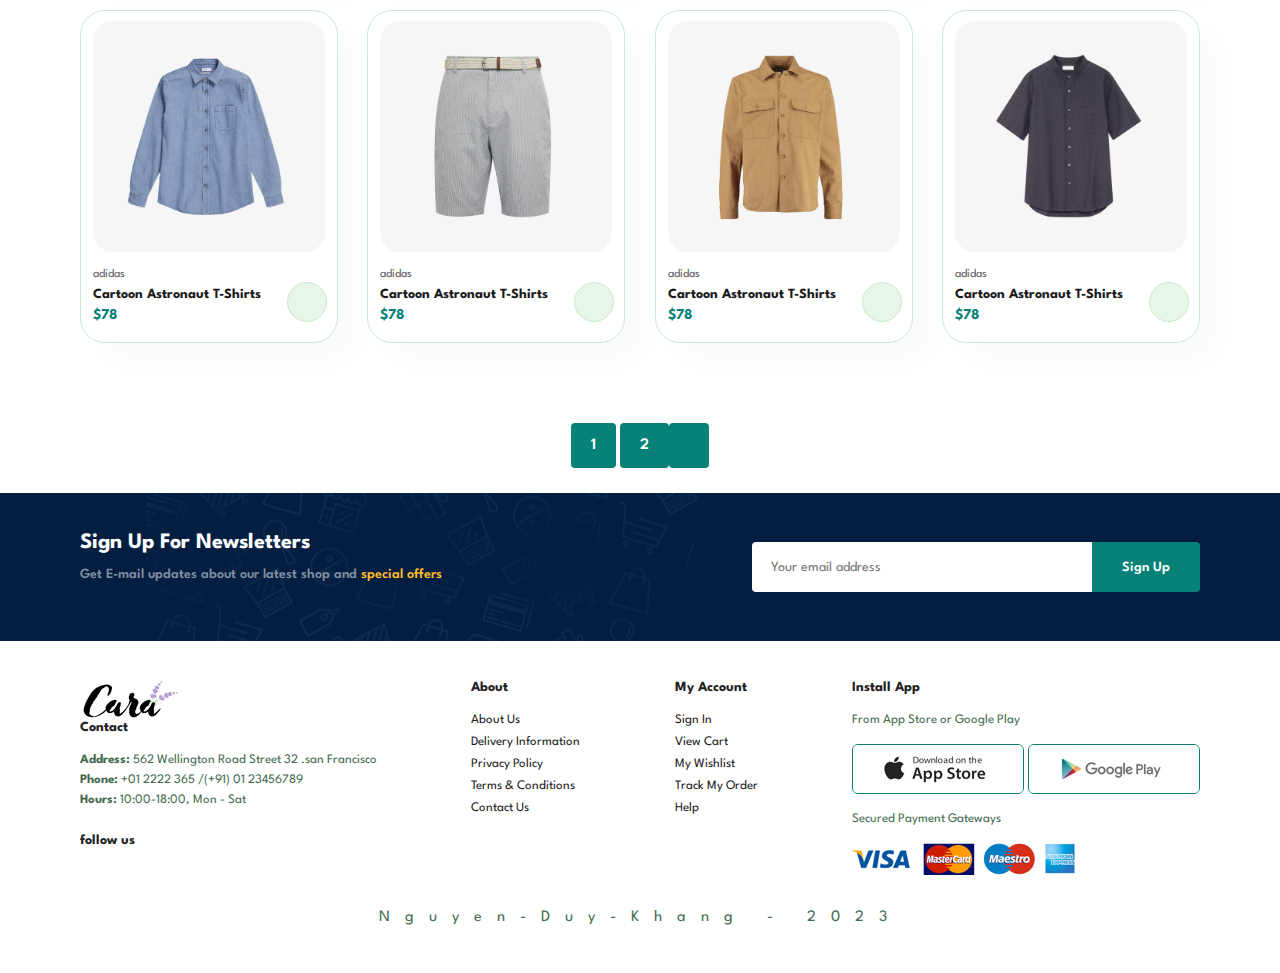
<file: shop.html>
<!DOCTYPE html>
<html lang="en">
<head>
    <meta charset="UTF-8">
    <meta http-equiv="X-UA-Compatible" content="IE=edge">
    <meta name="viewport" content="width=device-width, initial-scale=1.0">
    <title>Document</title>
    <link rel="stylesheet" href="style.css">
    <link rel="stylesheet" href="https://cdnjs.cloudflare.com/ajax/libs/font-awesome/6.4.0/css/all.min.css" integrity="sha512-iecdLmaskl7CVkqkXNQ/ZH/XLlvWZOJyj7Yy7tcenmpD1ypASozpmT/E0iPtmFIB46ZmdtAc9eNBvH0H/ZpiBw==" crossorigin="anonymous" referrerpolicy="no-referrer" />
</head>
<body>
    <!-- header Menu -->
    <section id="header">
        <a href="#"><img src="img/logo.png" class="logo" alt=""></a>

        <div>
            <ul id="navbar">
                <li><a  href="index.html">Home</a></li>
                <li><a class="active" href="shop.html">Shop</a></li>
                <li><a href="blog.html">Blog</a></li>
                <li><a href="about.html">About</a></li>
                <li><a href="contact.html">Contact</a></li>
                <li id="lg-bag"><a href="cart.html"><i class="fa-solid fa-bag-shopping"></i></a></li>
                <a href="#" id="close"><i class="fa-solid fa-xmark"></i></a>
            </ul>
        </div>
        <div id="mobile">
            <a href="cart.html"><i class="fa-solid fa-bag-shopping"></i></a>
            <i class="fa-solid fa-bars" id="bar"></i>
        </div>
    </section>
    <!-- Header Banner -->
    <section id="page-header">
        <h2>#StayHome</h2>
        <p>Save more with coupons & up to 70% off!</p>
    </section>
    <!--  -->

    <section id="product1" class="section-p1" >
        <div class="pro-container">
            <div class="pro" onclick="window.location.href='sproduct.html'">
                <img src="img/products/f1.jpg" alt="">
                <div class="des">
                    <span>adidas</span>
                    <h5>Cartoon Astronaut T-Shirts</h5>
                    <div class="star">
                        <i class="fas fa-star"></i>
                        <i class="fas fa-star"></i>
                        <i class="fas fa-star"></i>
                        <i class="fas fa-star"></i>
                        <i class="fas fa-star"></i>
                    </div>
                    <h4>$78</h4>
                </div>
                <a href="#"><i class="fa-solid fa-cart-shopping cart"></i></a>
            </div>

            <div class="pro">
                <img src="img/products/f2.jpg" alt="">
                <div class="des">
                    <span>adidas</span>
                    <h5>Cartoon Astronaut T-Shirts</h5>
                    <div class="star">
                        <i class="fas fa-star"></i>
                        <i class="fas fa-star"></i>
                        <i class="fas fa-star"></i>
                        <i class="fas fa-star"></i>
                        <i class="fas fa-star"></i>
                    </div>
                    <h4>$78</h4>
                </div>
                <a href="#"><i class="fa-solid fa-cart-shopping cart"></i></a>
            </div>

            <div class="pro">
                <img src="img/products/f3.jpg" alt="">
                <div class="des">
                    <span>adidas</span>
                    <h5>Cartoon Astronaut T-Shirts</h5>
                    <div class="star">
                        <i class="fas fa-star"></i>
                        <i class="fas fa-star"></i>
                        <i class="fas fa-star"></i>
                        <i class="fas fa-star"></i>
                        <i class="fas fa-star"></i>
                    </div>
                    <h4>$78</h4>
                </div>
                <a href="#"><i class="fa-solid fa-cart-shopping cart"></i></a>
            </div>

            <div class="pro">
                <img src="img/products/f4.jpg" alt="">
                <div class="des">
                    <span>adidas</span>
                    <h5>Cartoon Astronaut T-Shirts</h5>
                    <div class="star">
                        <i class="fas fa-star"></i>
                        <i class="fas fa-star"></i>
                        <i class="fas fa-star"></i>
                        <i class="fas fa-star"></i>
                        <i class="fas fa-star"></i>
                    </div>
                    <h4>$78</h4>
                </div>
                <a href="#"><i class="fa-solid fa-cart-shopping cart"></i></a>
            </div>

            <div class="pro">
                <img src="img/products/f5.jpg" alt="">
                <div class="des">
                    <span>adidas</span>
                    <h5>Cartoon Astronaut T-Shirts</h5>
                    <div class="star">
                        <i class="fas fa-star"></i>
                        <i class="fas fa-star"></i>
                        <i class="fas fa-star"></i>
                        <i class="fas fa-star"></i>
                        <i class="fas fa-star"></i>
                    </div>
                    <h4>$78</h4>
                </div>
                <a href="#"><i class="fa-solid fa-cart-shopping cart"></i></a>
            </div>

            <div class="pro">
                <img src="img/products/f6.jpg" alt="">
                <div class="des">
                    <span>adidas</span>
                    <h5>Cartoon Astronaut T-Shirts</h5>
                    <div class="star">
                        <i class="fas fa-star"></i>
                        <i class="fas fa-star"></i>
                        <i class="fas fa-star"></i>
                        <i class="fas fa-star"></i>
                        <i class="fas fa-star"></i>
                    </div>
                    <h4>$78</h4>
                </div>
                <a href="#"><i class="fa-solid fa-cart-shopping cart"></i></a>
            </div>

            <div class="pro">
                <img src="img/products/f7.jpg" alt="">
                <div class="des">
                    <span>adidas</span>
                    <h5>Cartoon Astronaut T-Shirts</h5>
                    <div class="star">
                        <i class="fas fa-star"></i>
                        <i class="fas fa-star"></i>
                        <i class="fas fa-star"></i>
                        <i class="fas fa-star"></i>
                        <i class="fas fa-star"></i>
                    </div>
                    <h4>$78</h4>
                </div>
                <a href="#"><i class="fa-solid fa-cart-shopping cart"></i></a>
            </div>

            <div class="pro">
                <img src="img/products/f8.jpg" alt="">
                <div class="des">
                    <span>adidas</span>
                    <h5>Cartoon Astronaut T-Shirts</h5>
                    <div class="star">
                        <i class="fas fa-star"></i>
                        <i class="fas fa-star"></i>
                        <i class="fas fa-star"></i>
                        <i class="fas fa-star"></i>
                        <i class="fas fa-star"></i>
                    </div>
                    <h4>$78</h4>
                </div>
                <a href="#"><i class="fa-solid fa-cart-shopping cart"></i></a>
            </div>

            <div class="pro">
                <img src="img/products/n1.jpg" alt="">
                <div class="des">
                    <span>adidas</span>
                    <h5>Cartoon Astronaut T-Shirts</h5>
                    <div class="star">
                        <i class="fas fa-star"></i>
                        <i class="fas fa-star"></i>
                        <i class="fas fa-star"></i>
                        <i class="fas fa-star"></i>
                        <i class="fas fa-star"></i>
                    </div>
                    <h4>$78</h4>
                </div>
                <a href="#"><i class="fa-solid fa-bag-shopping"></i></i></a>
            </div>

            <div class="pro">
                <img src="img/products/n2.jpg" alt="">
                <div class="des">
                    <span>adidas</span>
                    <h5>Cartoon Astronaut T-Shirts</h5>
                    <div class="star">
                        <i class="fas fa-star"></i>
                        <i class="fas fa-star"></i>
                        <i class="fas fa-star"></i>
                        <i class="fas fa-star"></i>
                        <i class="fas fa-star"></i>
                    </div>
                    <h4>$78</h4>
                </div>
                <a href="#"><i class="fa-solid fa-cart-shopping cart"></i></a>
            </div>

            <div class="pro">
                <img src="img/products/n3.jpg" alt="">
                <div class="des">
                    <span>adidas</span>
                    <h5>Cartoon Astronaut T-Shirts</h5>
                    <div class="star">
                        <i class="fas fa-star"></i>
                        <i class="fas fa-star"></i>
                        <i class="fas fa-star"></i>
                        <i class="fas fa-star"></i>
                        <i class="fas fa-star"></i>
                    </div>
                    <h4>$78</h4>
                </div>
                <a href="#"><i class="fa-solid fa-cart-shopping cart"></i></a>
            </div>

            <div class="pro">
                <img src="img/products/n4.jpg" alt="">
                <div class="des">
                    <span>adidas</span>
                    <h5>Cartoon Astronaut T-Shirts</h5>
                    <div class="star">
                        <i class="fas fa-star"></i>
                        <i class="fas fa-star"></i>
                        <i class="fas fa-star"></i>
                        <i class="fas fa-star"></i>
                        <i class="fas fa-star"></i>
                    </div>
                    <h4>$78</h4>
                </div>
                <a href="#"><i class="fa-solid fa-cart-shopping cart"></i></a>
            </div>

            <div class="pro">
                <img src="img/products/n5.jpg" alt="">
                <div class="des">
                    <span>adidas</span>
                    <h5>Cartoon Astronaut T-Shirts</h5>
                    <div class="star">
                        <i class="fas fa-star"></i>
                        <i class="fas fa-star"></i>
                        <i class="fas fa-star"></i>
                        <i class="fas fa-star"></i>
                        <i class="fas fa-star"></i>
                    </div>
                    <h4>$78</h4>
                </div>
                <a href="#"><i class="fa-solid fa-cart-shopping cart"></i></a>
            </div>

            <div class="pro">
                <img src="img/products/n6.jpg" alt="">
                <div class="des">
                    <span>adidas</span>
                    <h5>Cartoon Astronaut T-Shirts</h5>
                    <div class="star">
                        <i class="fas fa-star"></i>
                        <i class="fas fa-star"></i>
                        <i class="fas fa-star"></i>
                        <i class="fas fa-star"></i>
                        <i class="fas fa-star"></i>
                    </div>
                    <h4>$78</h4>
                </div>
                <a href="#"><i class="fa-solid fa-cart-shopping cart"></i></a>
            </div>

            <div class="pro">
                <img src="img/products/n7.jpg" alt="">
                <div class="des">
                    <span>adidas</span>
                    <h5>Cartoon Astronaut T-Shirts</h5>
                    <div class="star">
                        <i class="fas fa-star"></i>
                        <i class="fas fa-star"></i>
                        <i class="fas fa-star"></i>
                        <i class="fas fa-star"></i>
                        <i class="fas fa-star"></i>
                    </div>
                    <h4>$78</h4>
                </div>
                <a href="#"><i class="fa-solid fa-cart-shopping cart"></i></a>
            </div>

            <div class="pro">
                <img src="img/products/n8.jpg" alt="">
                <div class="des">
                    <span>adidas</span>
                    <h5>Cartoon Astronaut T-Shirts</h5>
                    <div class="star">
                        <i class="fas fa-star"></i>
                        <i class="fas fa-star"></i>
                        <i class="fas fa-star"></i>
                        <i class="fas fa-star"></i>
                        <i class="fas fa-star"></i>
                    </div>
                    <h4>$78</h4>
                </div>
                <a href="#"><i class="fa-solid fa-cart-shopping cart"></i></a>
            </div>
        </div>
    </section>

    <section id="pagination" class="section-p1">
        <a href="#">1</a>
        <a href="#">2</a>
        <a href="#"><i class="fa-solid fa-arrow-right"></i></a>
    </section>

    <section id="newsletter" class="section-p1">
        <div class="newstext">
            <h4>Sign Up For Newsletters</h4>
            <p>Get E-mail updates about our latest shop and <span>special offers</span> </p>
        </div>
        <div class="form">
            <input type="text" placeholder="Your email address">
            <button class="normal">Sign Up</button>
        </div>
    </section>

    <!-- Footer -->
    <footer class="section-p1">
        <div class="col">
            <img src="img/logo.png" alt="">
            <h4>Contact</h4>
            <p><strong>Address:</strong> 562 Wellington Road Street 32 .san Francisco</p>
            <p><strong>Phone:</strong> +01 2222 365 /(+91) 01 23456789</p>
            <p><strong>Hours:</strong> 10:00-18:00, Mon - Sat</p>
            <div class="follow">
                <h4>follow us</h4>
                <div class="icon">
                    <i class="fa-brands fa-facebook"></i>
                    <i class="fa-brands fa-twitter"></i>
                    <i class="fa-brands fa-instagram"></i>
                    <i class="fa-brands fa-pinterest-p"></i>
                    <i class="fa-brands fa-youtube"></i>
                </div>
            </div>
        </div>

        <div class="col">
            <h4>About</h4>
            <a href="#">About Us</a>
            <a href="#">Delivery Information</a>
            <a href="#">Privacy Policy</a>
            <a href="#">Terms & Conditions</a>
            <a href="#">Contact Us</a>
        </div>

        <div class="col">
            <h4>My Account</h4>
            <a href="#">Sign In</a>
            <a href="#">View Cart</a>
            <a href="#">My Wishlist</a>
            <a href="#">Track My Order</a>
            <a href="#">Help</a>
        </div>

        <div class="col install">
            <h4>Install App</h4>
            <p>From App  Store or Google Play</p>
            <div class="row">
                <img src="img/pay/app.jpg" alt="">
                <img src="img/pay/play.jpg" alt="">
            </div>
            <p>Secured Payment Gateways</p>
            <img src="img/pay/pay.png" alt="">
        </div>
        
        <div class="copyright">
            <p>Nguyen-Duy-Khang - 2023 </p>
        </div>

    </footer>


    <script src="script.js"></script>
</body>
</html>
</file>
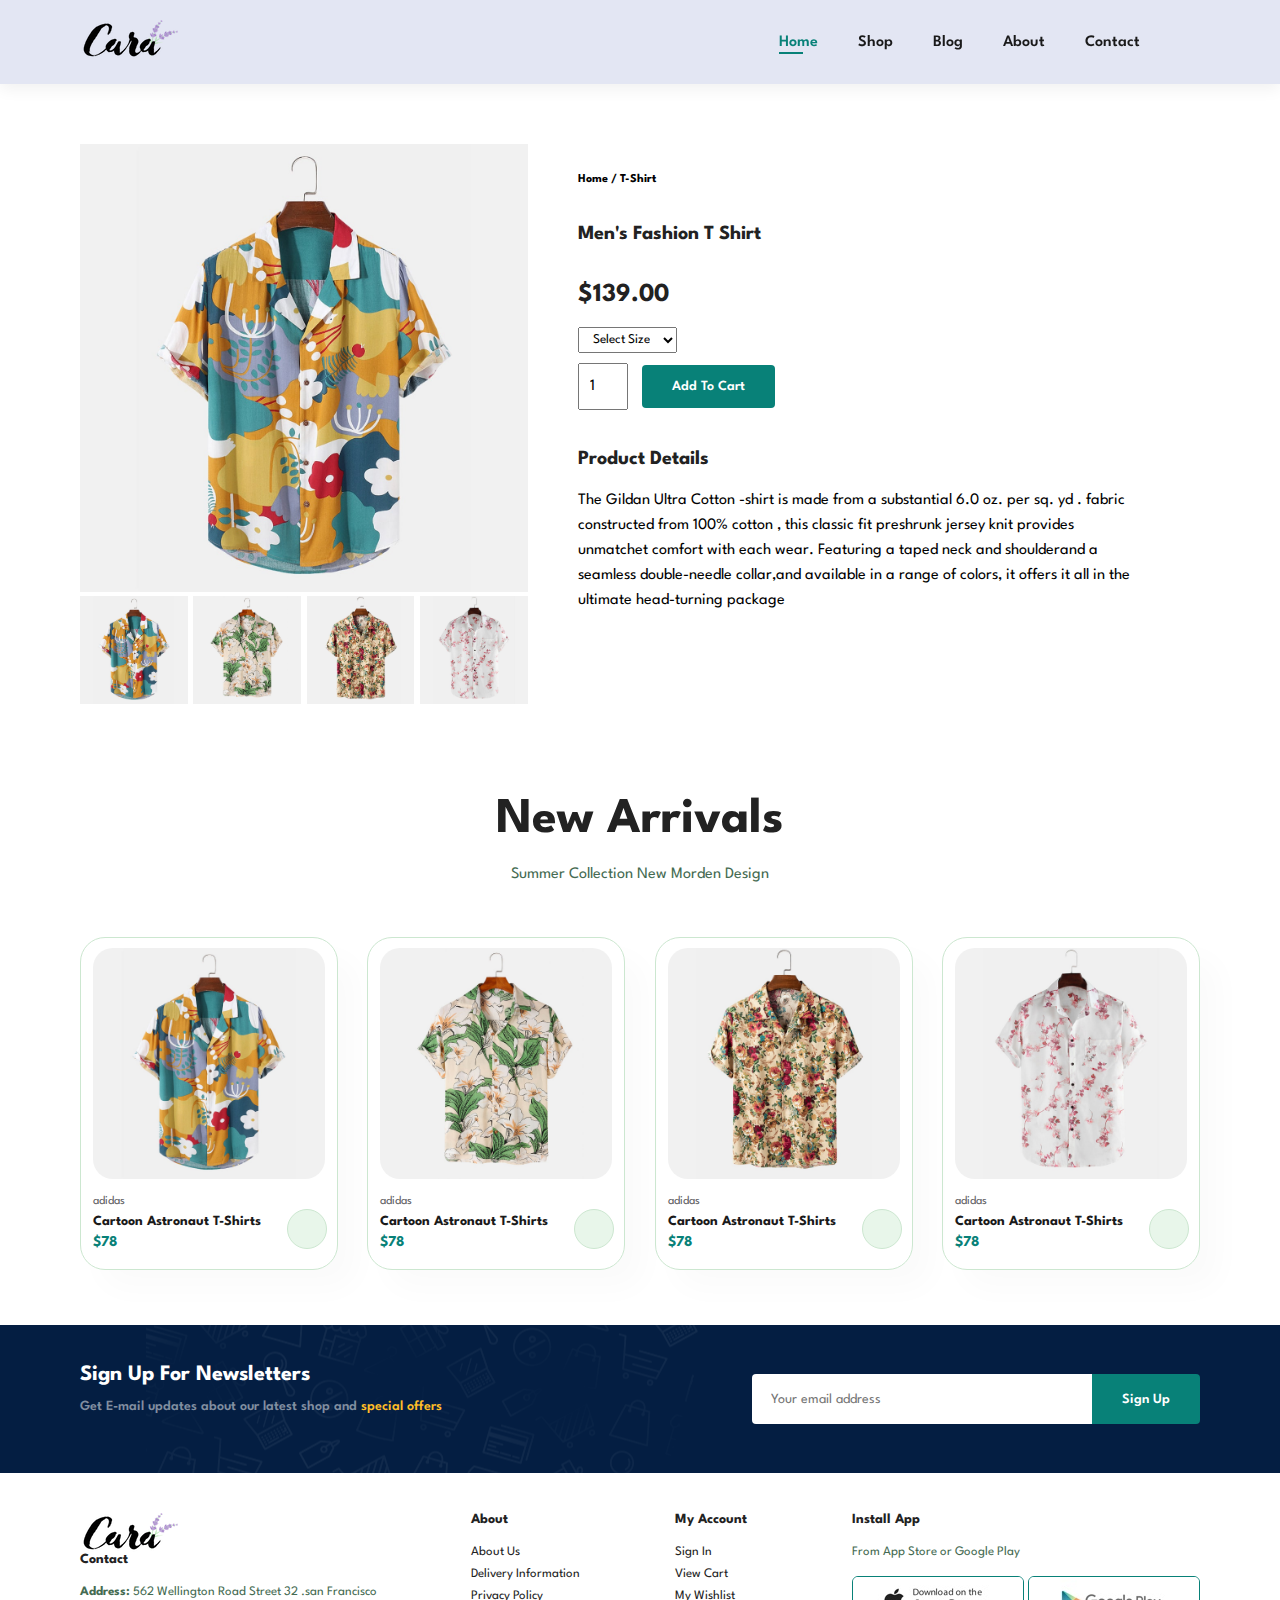
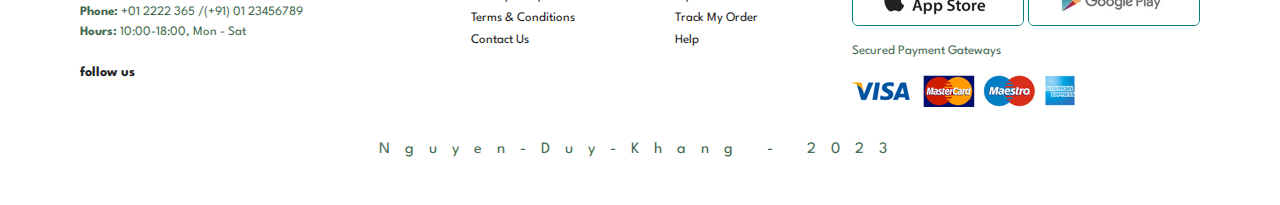
<file: sproduct.html>
<!DOCTYPE html>
<html lang="en">
<head>
    <meta charset="UTF-8">
    <meta http-equiv="X-UA-Compatible" content="IE=edge">
    <meta name="viewport" content="width=device-width, initial-scale=1.0">
    <title>Document</title>
    <link rel="stylesheet" href="style.css">
    <link rel="stylesheet" href="https://cdnjs.cloudflare.com/ajax/libs/font-awesome/6.4.0/css/all.min.css" integrity="sha512-iecdLmaskl7CVkqkXNQ/ZH/XLlvWZOJyj7Yy7tcenmpD1ypASozpmT/E0iPtmFIB46ZmdtAc9eNBvH0H/ZpiBw==" crossorigin="anonymous" referrerpolicy="no-referrer" />
</head>
<body>
    <!-- header Menu -->
    <section id="header">
        <a href="#"><img src="img/logo.png" class="logo" alt=""></a>

        <div>
            <ul id="navbar">
                <li><a class="active" href="index.html">Home</a></li>
                <li><a href="shop.html">Shop</a></li>
                <li><a href="blog.html">Blog</a></li>
                <li><a href="about.html">About</a></li>
                <li><a href="contact.html">Contact</a></li>
                <li id="lg-bag"><a href="cart.html"><i class="fa-solid fa-bag-shopping"></i></a></li>
                <a href="#" id="close"><i class="fa-solid fa-xmark"></i></a>
            </ul>
        </div>
        <div id="mobile">
            <a href="cart.html"><i class="fa-solid fa-bag-shopping"></i></a>
            <i class="fa-solid fa-bars" id="bar"></i>
        </div>
    </section>
    
    <section id="prodetails" class="section-p1">
        <div class="single-pro-image">
            <img src="img/products/f1.jpg" alt="" width="100%" id="MainImg">

            <div class="small-img-group">
                <div class="small-img-col">
                    <img src="img/products/f1.jpg" width="100%" class="small-img" alt="">
                </div>
    
                <div class="small-img-col">
                    <img src="img/products/f2.jpg" width="100%" class="small-img" alt="">
                </div>
    
                <div class="small-img-col">
                    <img src="img/products/f3.jpg" width="100%" class="small-img" alt="">
                </div>
    
                <div class="small-img-col">
                    <img src="img/products/f4.jpg" width="100%" class="small-img" alt="">
                </div>
                
            </div>

        </div>

        <div class="single-pro-details">
            <h6>Home / T-Shirt</h6>
            <h4>Men's Fashion T Shirt</h4>
            <h2>$139.00</h2>
            <select>
                <option value="Select Size">Select Size</option>
                <option value="XL">XL</option>
                <option value="XXL">XXL</option>
                <option value="Small">Small</option>
                <option value="Lager">Lager</option>
            </select>
            <input type="number" value="1">
            <button class="normal">Add To Cart</button>
            <h4>Product Details</h4>
            <Span>The Gildan Ultra Cotton -shirt is made from a substantial 6.0 oz. per
            sq. yd . fabric constructed from 100% cotton , this classic fit preshrunk
            jersey knit provides unmatchet comfort with each wear. Featuring a taped neck
            and shoulderand a seamless double-needle collar,and available in a range
            of colors, it offers it all in the ultimate head-turning package</Span>
        </div>

        
    </section>

    <section id="product1" class="section-p1" >
        <h2>New Arrivals</h2>
        <p>Summer Collection New Morden Design</p>
        <div class="pro-container">
            <div class="pro">
                <img src="img/products/f1.jpg" alt="">
                <div class="des">
                    <span>adidas</span>
                    <h5>Cartoon Astronaut T-Shirts</h5>
                    <div class="star">
                        <i class="fas fa-star"></i>
                        <i class="fas fa-star"></i>
                        <i class="fas fa-star"></i>
                        <i class="fas fa-star"></i>
                        <i class="fas fa-star"></i>
                    </div>
                    <h4>$78</h4>
                </div>
                <a href="#"><i class="fa-solid fa-cart-shopping cart"></i></a>
            </div>

            <div class="pro">
                <img src="img/products/f2.jpg" alt="">
                <div class="des">
                    <span>adidas</span>
                    <h5>Cartoon Astronaut T-Shirts</h5>
                    <div class="star">
                        <i class="fas fa-star"></i>
                        <i class="fas fa-star"></i>
                        <i class="fas fa-star"></i>
                        <i class="fas fa-star"></i>
                        <i class="fas fa-star"></i>
                    </div>
                    <h4>$78</h4>
                </div>
                <a href="#"><i class="fa-solid fa-cart-shopping cart"></i></a>
            </div>

            <div class="pro">
                <img src="img/products/f3.jpg" alt="">
                <div class="des">
                    <span>adidas</span>
                    <h5>Cartoon Astronaut T-Shirts</h5>
                    <div class="star">
                        <i class="fas fa-star"></i>
                        <i class="fas fa-star"></i>
                        <i class="fas fa-star"></i>
                        <i class="fas fa-star"></i>
                        <i class="fas fa-star"></i>
                    </div>
                    <h4>$78</h4>
                </div>
                <a href="#"><i class="fa-solid fa-cart-shopping cart"></i></a>
            </div>

            <div class="pro">
                <img src="img/products/f4.jpg" alt="">
                <div class="des">
                    <span>adidas</span>
                    <h5>Cartoon Astronaut T-Shirts</h5>
                    <div class="star">
                        <i class="fas fa-star"></i>
                        <i class="fas fa-star"></i>
                        <i class="fas fa-star"></i>
                        <i class="fas fa-star"></i>
                        <i class="fas fa-star"></i>
                    </div>
                    <h4>$78</h4>
                </div>
                <a href="#"><i class="fa-solid fa-cart-shopping cart"></i></a>
            </div>

        </div>
    </section>

    <section id="newsletter" class="section-p1">
        <div class="newstext">
            <h4>Sign Up For Newsletters</h4>
            <p>Get E-mail updates about our latest shop and <span>special offers</span> </p>
        </div>
        <div class="form">
            <input type="text" placeholder="Your email address">
            <button class="normal">Sign Up</button>
        </div>
    </section>

    <!-- Footer -->
    <footer class="section-p1">
        <div class="col">
            <img src="img/logo.png" alt="">
            <h4>Contact</h4>
            <p><strong>Address:</strong> 562 Wellington Road Street 32 .san Francisco</p>
            <p><strong>Phone:</strong> +01 2222 365 /(+91) 01 23456789</p>
            <p><strong>Hours:</strong> 10:00-18:00, Mon - Sat</p>
            <div class="follow">
                <h4>follow us</h4>
                <div class="icon">
                    <i class="fa-brands fa-facebook"></i>
                    <i class="fa-brands fa-twitter"></i>
                    <i class="fa-brands fa-instagram"></i>
                    <i class="fa-brands fa-pinterest-p"></i>
                    <i class="fa-brands fa-youtube"></i>
                </div>
            </div>
        </div>

        <div class="col">
            <h4>About</h4>
            <a href="#">About Us</a>
            <a href="#">Delivery Information</a>
            <a href="#">Privacy Policy</a>
            <a href="#">Terms & Conditions</a>
            <a href="#">Contact Us</a>
        </div>

        <div class="col">
            <h4>My Account</h4>
            <a href="#">Sign In</a>
            <a href="#">View Cart</a>
            <a href="#">My Wishlist</a>
            <a href="#">Track My Order</a>
            <a href="#">Help</a>
        </div>

        <div class="col install">
            <h4>Install App</h4>
            <p>From App  Store or Google Play</p>
            <div class="row">
                <img src="img/pay/app.jpg" alt="">
                <img src="img/pay/play.jpg" alt="">
            </div>
            <p>Secured Payment Gateways</p>
            <img src="img/pay/pay.png" alt="">
        </div>
        
        <div class="copyright">
            <p>Nguyen-Duy-Khang - 2023 </p>
        </div>

    </footer>

    <script>
        var MainImg = document.getElementById("MainImg");
        var smallimg = document.getElementsByClassName("small-img");

        smallimg[0].onclick = function(){
            MainImg.src = smallimg[0].src;
        }
        smallimg[1].onclick = function(){
            MainImg.src = smallimg[1].src;
        }
        smallimg[2].onclick = function(){
            MainImg.src = smallimg[2].src;
        }
        smallimg[3].onclick = function(){
            MainImg.src = smallimg[3].src;
        }

    </script>


    <script src="script.js"></script>
</body>
</html>
</file>
<file: style.css>
@import url('https://fonts.googleapis.com/css2?family=League+Spartan:wght@100;200;300;400;500;600;700;800;900&family=Lobster&family=Roboto:ital,wght@0,100;0,300;0,400;0,500;0,700;1,100&family=Snowburst+One&display=swap');

*{
    margin: 0;
    padding: 0;
    box-sizing: border-box;
    font-family: 'League Spartan', sans-serif;
}

h1{
    font-size: 50px;
    line-height: 64px;
    color: #222;
}

h2{
    font-size: 50px;
    line-height: 64px;
    color: #222;
}

h4{
    font-size: 20px;
    color: #222;
}

h6{
    font-weight: 700;
    font-size: 12px;
}

p{
    font-size: 16px;
    color: #456b52;
    margin: 15px 0 20px 0;
}

.section-p1{
    padding: 40px 80px;
}

.section-m1{
    margin: 40px 0;
}
button.normal{
    font-size: 14px;
    font-weight: 600;
    padding: 15px 30px;
    color: #000;
    background-color: #fff;
    border-radius: 4px;
    cursor: pointer;
    border: none;
    outline: none;
    transition: 0.2s;
}

button.white{
    font-size: 14px;
    font-weight: 600;
    padding: 11px 18px;
    color: #fff;
    background-color: transparent;
    border-radius: 4px;
    cursor: pointer;
    border: 1px solid #fff;
    outline: none;
    transition: 0.2s;
}

body{
    width: 100%;
}

/* Header Start */
#header{
    display: flex;
    align-items: center;
    justify-content: space-between;
    padding: 20px 80px;
    background: #e3e6f3;
    box-shadow: 0 5px 15px rgba(0, 0,0, 0.06);
    z-index: 999;
    position: sticky;
    top: 0;
    left: 0;
}

#navbar{
    display: flex;
    align-items: center;
    justify-content: center;
}

#navbar li{
    list-style: none;
    padding: 0 20px;
    position: relative;

}

#navbar li a{
    text-decoration: none;
    font-size: 16px;
    font-weight: 600;
    color: #1a1a1a;
    transition: 0.3s ease;
}

#navbar li a:hover,
#navbar li a.active{
    color: #088178;
}

#navbar li a.active::after,
#navbar li a:hover::after{
    content: "";
    width: 30%;
    height: 2px;
    background-color: #088178;
    position: absolute;
    bottom: -4px;
    left: 20px;
}

#mobile{
    display: none;
    align-items: center;
}
#close{
    display: none;
}
/* End Header */

/* Home page */
#hero{
    background-image: url("img/hero4.png");
    height: 90vh;
    width: 100%;
    background-size: cover;
    background-position: top 25% right 0 ;
    padding: 0 80px;
    display: flex;
    flex-direction: column;
    align-items: flex-start;
    justify-content: center;
}

#hero h4{
    padding-bottom: 15px;
}

#hero h1 {
    color: #088178;
}

#hero button{
    background-image: url("img/button.png");
    background-color: transparent;
    color: #088178;
    border: 0;
    padding: 14px 80px 14px 65px;
    background-repeat: no-repeat;
    cursor: pointer;
    font-weight: 700;
    font-size: 15px;
}
#feature{
    display: flex;
    align-items: center;
    justify-content: space-between;
    flex-wrap: wrap;
}
#feature .fe-box{
    width: 180px;
    text-align: center;
    padding: 25px 15px;
    box-shadow: 20px 20px 34px rgba(0, 0,0, 0.03);
    border: 1px solid #cce7d0;
    border-radius: 4px;
    margin: 15px 0;
}

#feature .fe-box:hover{
    box-shadow: 10px 10px 54px rgba(29, 20, 198, 0.1);
}
#feature .fe-box image{
    width: 100%;
    margin-bottom: 10px;
}

#feature .fe-box h6{
    display: inline-block;
    padding: 9px 8px 6px 8px;
    line-height: 1;
    border-radius: 4px;
    color: #088178;
    background-color: #fddde4;
}

#feature .fe-box:nth-child(2) h6{
    background-color: #cdebbc;
}

#feature .fe-box:nth-child(3) h6{
    background-color: #d1e8f2;
}

#feature .fe-box:nth-child(4) h6{
    background-color: #cdd4f8;
}

#feature .fe-box:nth-child(5) h6{
    background-color: #f6dbf6;
}

#feature .fe-box:nth-child(6) h6{
    background-color: #fff2e5;
}

#product1 {
    text-align: center;
}

#product1 .pro-container{
    display: flex;
    justify-content: space-between;
    padding-top: 20px;
    flex-wrap: wrap;
}
#product1 .pro{
    width: 23%;
    min-width: 250px;
    padding: 10px 12px;
    border: 1px solid #cce7d0;
    border-radius: 25px;
    cursor: pointer;
    box-shadow: 20px 20px 30px rgba(0, 0,0, 0.02);
    margin:  15px 0;
    transition: 0.2s ease;
    position: relative;
}

#product1 .pro:hover{
    box-shadow: 20px 20px 30px rgba(0, 0,0, 0.08);
}
#product1 .pro img{
    width: 100%;
    border-radius: 20px;

}

#product1 .pro .des{
    text-align: start;
    padding: 10px 0;
}
#product1 .pro .des span{
    color: #606063;
    font-size: 12px;
}

#product1 .pro .des h5{
    padding-top: 7px;
    color: #1a1a1a;
    font-size: 14px;
}

#product1 .pro .des i{
    font-size: 12px;
    color: rgb(243, 181, 25);
}

#product1 .pro .des h4{
    padding-top: 7px;
    font-size: 15px;
    font-weight: 700;
    color: #088178;
}

#product1 .pro .cart{
    width: 40px;
    height: 40px;
    line-height: 40px;
    border-radius: 50px;
    background-color: #e8f6ea;
    font-weight: 500;
    color: #088178;
    border: 1px solid #cce7d0;
    position: absolute;
    bottom: 20px;
    right: 10px;
}

#banner{
    display: flex;
    flex-direction: column;
    justify-content: center;
    align-items: center;
    text-align: center;
    background-image: url("img/banner/b2.jpg");
    width: 100%;
    height: 40vh;
    background-position: center;
    background-size: cover;
    
}
#banner h4{
    color: #fff;
    font-size: 16px;
}
#banner h2{
    color: #fff;
    font-size: 30px;
    padding: 10px 0;
}
#banner h2 span{
    color: #ef3636;
}
#banner button:hover{
    background: #088178;
    color: #fff;
}
#sm-banner{
    display: flex;
    justify-content: space-between;
    flex-wrap: wrap;
    
}

#sm-banner .banner-box{
    display: flex;
    flex-direction: column;
    justify-content: center;
    align-items: flex-start;
    background-image: url("img/banner/b17.jpg");
    min-width: 580px;
    height: 50vh;
    background-position: center;
    background-size: cover;
    padding: 30px;
}
#sm-banner .banner-box2{
    background-image: url("img/banner/b10.jpg");
}

#sm-banner .banner-box:hover button{
    background-color: #088178;
    border: 1px solid #088178;
}

#sm-banner h4{
    color: #fff;
    font-size: 20px;
    font-weight: 300;
}

#sm-banner h2{
    color: #fff;
    font-size: 28px;
    font-weight: 800;
}
#sm-banner span{
    color: #fff;
    font-size: 14px;
    font-weight: 500;
    padding-bottom: 15px;
}
#sm-banner button{
    color: #fff;
    font-size: 20px;
    font-weight: 300;
}

#banner3{
    display: flex;
    justify-content: space-between;
    flex-wrap: wrap;
    padding: 0 80px;
}
#banner3 .banner-box{
    display: flex;
    flex-direction: column;
    justify-content: center;
    align-items: flex-start;
    background-image: url("img/banner/b7.jpg");
    min-width: 30%;
    height: 30vh;
    background-position: center;
    background-size: cover;
    padding: 20px;
    margin-bottom: 20px;
}

#banner3 .banner-box2{
    background-image: url("img/banner/b4.jpg");
}

#banner3 .banner-box3{
    background-image: url("img/banner/b18.jpg");
}

#banner3 h2{
    color: #fff;
    font-weight: 900;
    font-size: 22px;
}

#banner3 h3{
    color:#ec544e ;
    font-weight: 800;
    font-size: 15px;
}

#newsletter{
    display: flex;
    justify-content: space-between;
    flex-wrap: wrap;
    align-items: center;
    background-image: url("img/banner/b14.png");
    background-repeat: no-repeat;
    background-position: 20% 30%;
    background-color: #041e42;
}

#newsletter h4{
    font-size: 22px;
    font-weight: 700;
    color: #fff;
}
#newsletter p{
    font-size: 14px;
    font-weight: 600;
    color: #818ea0;
}

#newsletter p span{
    color: #ffbd27;
}
#newsletter .form{
    display: flex;
    width: 40%;
}
#newsletter input{
    height: 3.125rem;
    padding: 0 1.25em;
    font-size: 14px;
    width: 100%;
    border: 1px solid transparent;
    border-radius: 4px;
    outline: none;
    border-top-right-radius: 0;
    border-bottom-right-radius: 0;
}

#newsletter button{
    background-color: #088178;
    color: #fff;
    white-space: nowrap;
    border-top-left-radius: 0;
    border-bottom-left-radius: 0;
}

footer{
    display: flex;
    flex-wrap: wrap;
    justify-content: space-between;
}

footer .col{
    display: flex;
    flex-direction: column;
    align-items: flex-start;
    margin-bottom: 20px;
}
footer .logo{
    margin-bottom: 30px;
}

footer h4{
    font-size: 14px;
    padding-bottom: 20px;
}

footer p{
    font-size: 13px;
    margin: 0 0 8px 0;
}
footer a{
    font-size: 13px;
    text-decoration: none;
    color: #222;
    margin-bottom: 10px;
}

footer .follow{
    margin-top: 20px;
}

footer .follow i{
    color: #465b52;
    padding-right: 4px;
    cursor: pointer;
}
footer .install .row img{
    border: 1px solid #088178;
    border-radius: 6px;
}

footer .install img{
    margin: 10px 0 15px 0;

}

footer .follow i:hover,footer a:hover{
    color: #088178;
}

footer .copyright{
    width: 100%;
    text-align: center;
}
footer .copyright p{
    font-size: 16px;
    letter-spacing: 15px;
}
/* End home page */
/* Shop Page */

#page-header{
    background-image: url("img/banner/b1.jpg");
    width: 100%;
    height: 40vh;
    background-size: cover;
    display: flex;
    justify-content: center;
    align-items: center;
    flex-direction: column;
    padding: 14px;
}

#page-header h2,#page-header p{
    color: #fff;
}

#pagination{
    text-align: center;
}
#pagination a{
    text-decoration: none;
    background-color: #088178;
    padding: 15px 20px;
    border-radius: 4px;
    color: #fff;
    font-weight: 600;
}
#pagination a i{
    font-size: 16px;
    font-weight: 600;
}
/* Single Product */
#prodetails{
    display: flex;
    margin-top: 20px;
}

#prodetails .single-pro-image{
    width: 40%;
    margin-right: 50px;
}

.small-img-group{
    display: flex;
    justify-content: space-between;
}
.small-img-col{
    flex-basis: 24%;
    cursor: pointer;
    
}
#prodetails .single-pro-details{
    width: 50%;
    padding-top: 30px;
}
#prodetails .single-pro-details h4{
    padding: 40px 0 20px 0;
}
#prodetails .single-pro-details h2{
    font-size: 26px;
}
#prodetails .single-pro-details select{
    display: block;
    padding: 5px 10px;
    margin-bottom: 10px;
}

#prodetails .single-pro-details input{
    width: 50px;
    height: 47px;
    padding-left: 10px;
    font-size: 16px;
    margin-right: 10px;
}
#prodetails .single-pro-details input:focus{
    outline: none;
}
#prodetails .single-pro-details button{
    background-color: #088178;
    color: #fff;
}

#prodetails .single-pro-details span{
    line-height: 25px;
}
/* End Shop Page */
/* Blog Page */
#page-header.blog-header{
    background-image: url("img/banner/b19.jpg");
}

#blog{
    padding: 150px 150px 0 150px;
}
#blog .blog-box{
    display: flex;
    align-items: center;
    width: 100%;
    position: relative;
    padding-bottom: 90px;
}
#blog .blog-img{
    width: 50%;
    margin-right: 40px;
}

#blog img{
    width: 100%;
    height: 300px;
    object-fit: cover;
}

#blog .blog-details{
    width: 50%;

}
#blog .blog-details a{
    text-decoration: none;
    font-size: 12px;
    color: #000;
    font-weight: 700;
    position: relative;
    transition: 0.3s;

}
#blog .blog-details a::after{
    content: "";
    width: 50px;
    height: 1px;
    background-color: #000;
    position: absolute;
    top: 6px;
    right: -60px;
}
#blog .blog-details a:hover{
    color: #088178;
}
#blog .blog-details a:hover:after{
    background-color: #088178;
}
#blog .blog-box h1{
    position: absolute;
    top: -40px;
    left: 0;
    font-size: 70px;
    font-weight: 700;
    color: #c9cbce;
    z-index: -9;
}
/* End Blog Page */

/* About Page */
#page-header.about-header{
    background-image: url("img/about/banner.png");
}
#about-head {
    display: flex;
    align-items: center;
}
#about-head img{
     width: 50%;
     height: auto;
}
#about-head div{
    padding-left: 40px;

}
#about-app{
    text-align: center;
}
#about-app .video{
    width: 70%;
    height: 100%;
    margin: 30px auto 0 auto;
}

#about-app .video video{
    width: 100%;
    height: 100%;
    border-radius: 20px;
}

/* End About Page */

/* Contact Page */
#contact-details{
    display: flex;
    align-items: center;
    justify-content: space-between;
}
#contact-details .details{
    width: 40%;
}

#contact-details .details span,
#form-details form span{
    font-size: 12px;
}
#contact-details .details h2
#form-details form h2{
    font-size: 26px;
    line-height: 35px;
    padding: 20px 0;
}
#contact-details .details h3{
    font-size: 16px;
    padding-bottom: 15px;
}
#contact-details .details li{
    list-style: none;
    display: flex;
    padding: 10px 0;
}
#contact-details .details li i{
    font-size: 14px;
    padding-right: 22px;
}
#contact-details .details li p{
    margin: 0;
    font-size: 14px;
}
#contact-details .map{
    width: 55%;
    height: 400px;
}

#contact-details .map iframe{
    width: 100%;
    height: 100%;
}
#form-details{
    display: flex;
    justify-content: space-between;
    margin: 30px;
    padding: 80px;
    border: 1px solid #e1e1e1;
}
#form-details form{
    width: 65%;
    display: flex;
    flex-direction: column;
    align-items: flex-start;
}
#form-details form input,
#form-details form textarea{
    width: 100%;
    padding: 12px 15px;
    outline: none;
    margin-bottom: 20px;
    border: 1px solid #e1e1e1;
}
#form-details form button{
    background-color: #088178;
    color: #fff;
}
#form-details .people div{
    padding-bottom: 25px;
    display: flex;
    align-items: flex-start;
}
#form-details .people div img{
    width: 65px;
    height: 65px;
    object-fit: cover;
    margin-right: 15px;
}

#form-details .people div p{
    margin: 0;
    font-size: 13px;
    line-height: 25px;
}
#form-details .people div p span{
    display: block;
    font-size: 16px;
    font-weight: 600;
    color: #000;
}
/* END Contact Page */

/* Cart Page */
#cart{
    overflow-x: auto;
}
#cart table{
    width: 100%;
    border-collapse: collapse;
    table-layout: fixed;
    white-space: nowrap;
}
#cart table img{
    width: 70px;
}
#cart table td:nth-child(1){
    width: 100px;
    text-align: center;
}
#cart table td:nth-child(2){
    width: 150px;
    text-align: center;
}
#cart table td:nth-child(3){
    width: 250px;
    text-align: center;
}
#cart table td:nth-child(4),
#cart table td:nth-child(5),
#cart table td:nth-child(6){
    width: 150px;
    text-align: center;
}
#cart table td:nth-child(5) input{
    width: 70px;
    padding: 10px 5px 10px  15px;
}
#cart table thead{
    border: 1px solid #e2e9e1;
    border-left: none;
    border-right: none;
}

#cart table thead td{
    font-weight: 700;
    text-transform: uppercase;
    font-size: 13px;
    padding: 18px 0;
}
#cart table tbody tr td{
    padding-top: 15px;
}
#cart table tbody  td{
    font-size: 13px;
}

#cart-add{
    display: flex;
    flex-wrap: wrap;
    justify-content: space-between;
}
#coupon{
    width: 50%;
}
#coupon h3,
#subtotal h3{
    padding-bottom: 15px;
}
#coupon input{
    padding: 10px 20px;
    outline: none;
    width: 60%;
    margin-right: 10px;
    border: 1px solid #e2e9e1;
}
#coupon button{
    background-color: #088178;
    color: #fff;
    padding: 12px 20px;
}

#subtotal{
    width: 50%;
    margin-bottom: 30px;
    border: 1px solid #e2e9e1;
    padding: 30px;
}
#subtotal table{
    border-collapse: collapse;
    width: 100%;
    margin-bottom: 20px;
}
#subtotal table td{
    width: 50%;
    border: 1px  solid #e2e9e1;
    padding: 10px;
}
#subtotal button{
    background-color: #088178;
    color: #FFF;
    padding: 12px 20px;
}
/* End Cart Page */
/* Start Media Query */
@media(max-width:799px){
    .section-p1 {
        padding: 40px 40px;
    }
    #navbar {
        display: flex;
        flex-direction: column;
        align-items: flex-start;
        justify-content: flex-start;
        position: fixed;
        top: 0;
        right: -300px;
        height: 100vh;
        width: 300px;
        background-color: #e3e6f3;
        box-shadow: 0 40px 60px rgba(0, 0, 0,0.1);
        padding: 80px 0 0 10px;
        transition:  0.3s ease-in-out;
    }

    #navbar.active{
        right: 0px;
    }

    #navbar li{
        margin-bottom: 25px;
    }
    #mobile{
        display: flex;
        align-items: center;
        
    }
    #mobile i{
        color: #1a1a1a;
        font-size: 24px;
        padding-left: 20px;
    }
    #close{
        display: initial;
        position: absolute;
        top: 30px;
        left: 30px;
        color: #222;
        font-size: 24px;
    }
    #lg-bag{
        display: none;
    }

    #hero {
        
        height: 70vh;
        padding: 0 80px;      
        background-position: top 30% right 30%;
    }
    #feature {
        
        justify-content: center;
        
    }

    #feature .fe-box {
        margin: 15px 15px;
    }
    #product1 .pro-container {
        justify-content: center;
        
    }
    #product1 .pro {
        margin: 15px;
    }
    #banner {
        height: 20vh;
    }

    #sm-banner .banner-box {
        min-width: 100%;
        height: 30vh;
        padding: 30px;
    }
    #banner3 {
        
        padding: 0 40px;
    }
    #banner3 .banner-box {
        
        width: 28%;
        
    }

    #newsletter .form {
        width: 70%;
    }
    /* Contact  Page*/
    #form-details {
        padding: 40px;
    }
    #form-details form {
        width: 50%;
        
    }
    /* Cart Page  */
    
}

@media(max-width: 499px){
    #header {
        padding: 10px 30px;
    }
    h1{
        font-size: 38px;
    }
    h2 {
        font-size: 32px;
    }
    #hero {
        padding: 0 20px;
        background-position: 55%;
    }
    .section-p1 {
        padding: 20px;
    }
    #feature {
        justify-content: space-between;
    }
    #feature .fe-box {
        width: 155px;
        
        margin: 0 0 15px 0;
    }
    #product1 .pro {
        width: 100%;
        
    }
    #banner {
        height: 40vh;
    }
    #sm-banner .banner-box {
        height: 40vh;
    }
    #sm-banner .banner-box2 {
        margin-top: 20px;
    }
    #banner3 {
        padding: 0 20px;
    }
    #banner3 .banner-box {
    width:100% ;        
    }
    #newsletter {
        padding: 40px 20px;
     }
    #newsletter .form {
        width: 100%;
    }
    footer .copyright p {
        text-align: start;
    }
    /* Single Product */
    #prodetails {
        display: flex;
        flex-direction: column;
    }
    #prodetails .single-pro-image {
        width: 100%;
        margin-right: 0px;
    }
    #prodetails .single-pro-details {
        width: 100%;
    }

    /* Blog Page */
    #blog {
        padding: 100px 20px 0 20px;
    }
    #blog .blog-box {
        display: flex;
        flex-direction: column;
        align-items: flex-start;
        
    }
    #blog .blog-img {
        width: 100%;
        margin-right: 0px;
        margin-bottom: 30px;
    }
    #blog .blog-details {
        width: 100%;
    }

    /* About Page */
    #about-head {
        flex-direction: column;
    }
    #about-head img {
        width: 100%;
        margin-bottom: 20px;
    }
    #about-head div {
        padding-left: 0px;
    }
    #about-app .video  {
        width: 100%;
        
    }
    /* End About Page */
    /* contact Page */
    #contact-details {
        flex-direction: column;
    }
    #contact-details .details {
        width: 100%;
        margin-bottom: 30px;
    }
    #contact-details .map {
        width: 100%;
    }
    #form-details {
        margin: 10px;
        padding: 30px 10px;
        flex-wrap: wrap;
    }
    #form-details form {
        width: 100%;
        margin-bottom: 30px;
        
    }
    /* Cart */
    #cart-add {
        flex-direction: column;
        
    }
    #coupon {
        width: 100%;
    }
    #subtotal {
        width: 100%;
        margin-top: 20px;
        
    }
}
</file>
